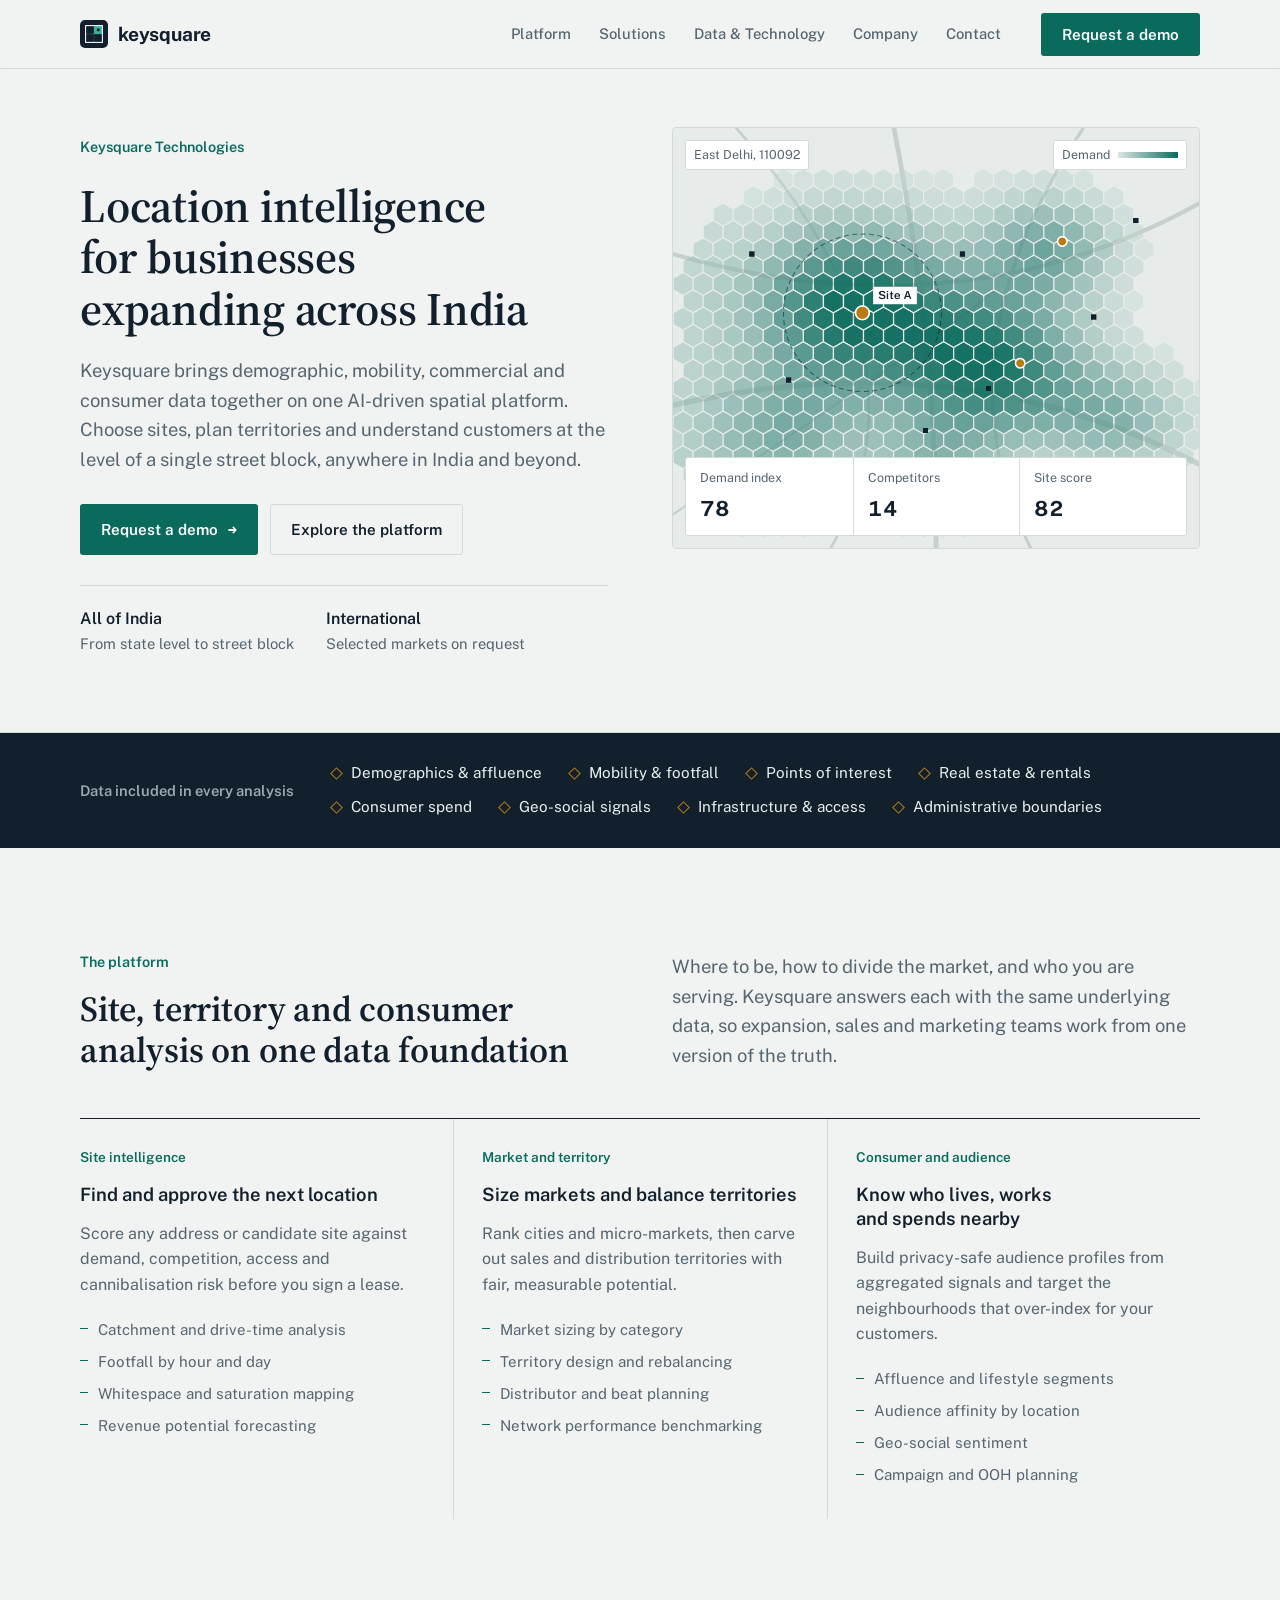
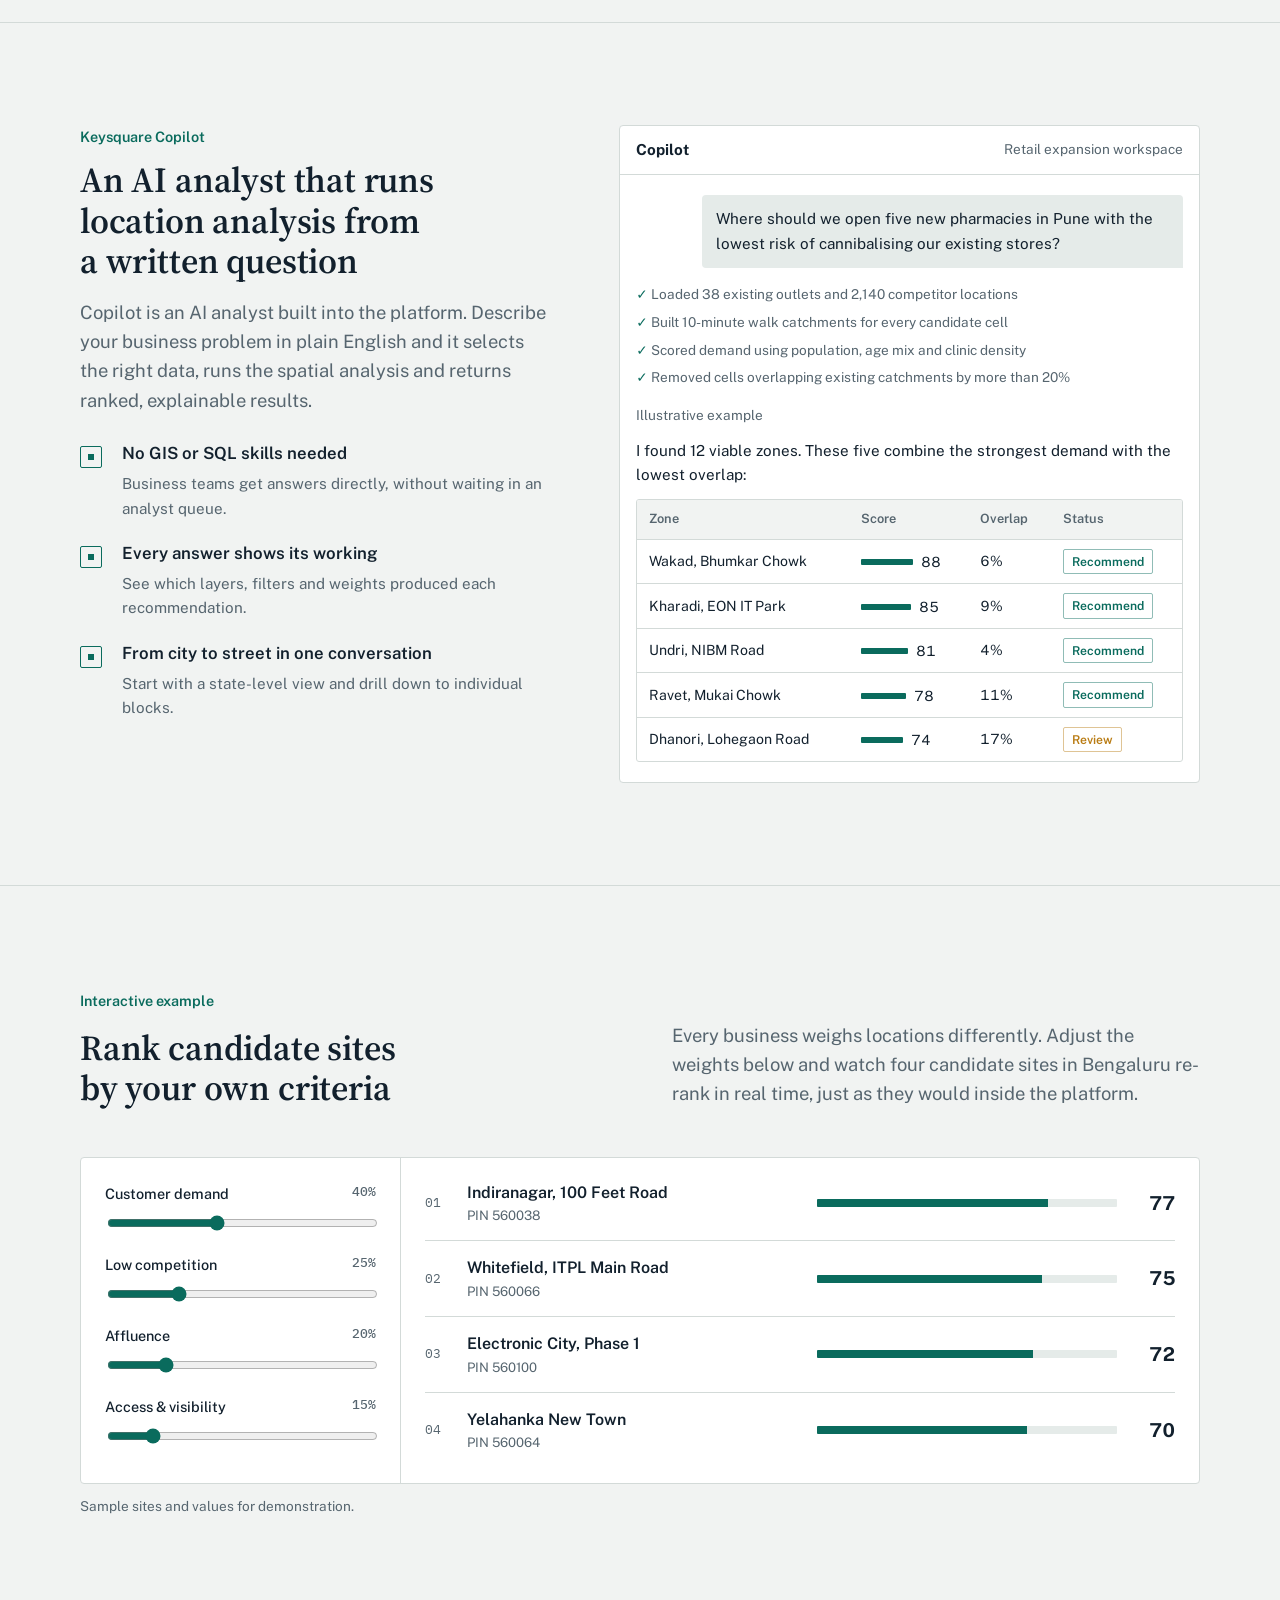
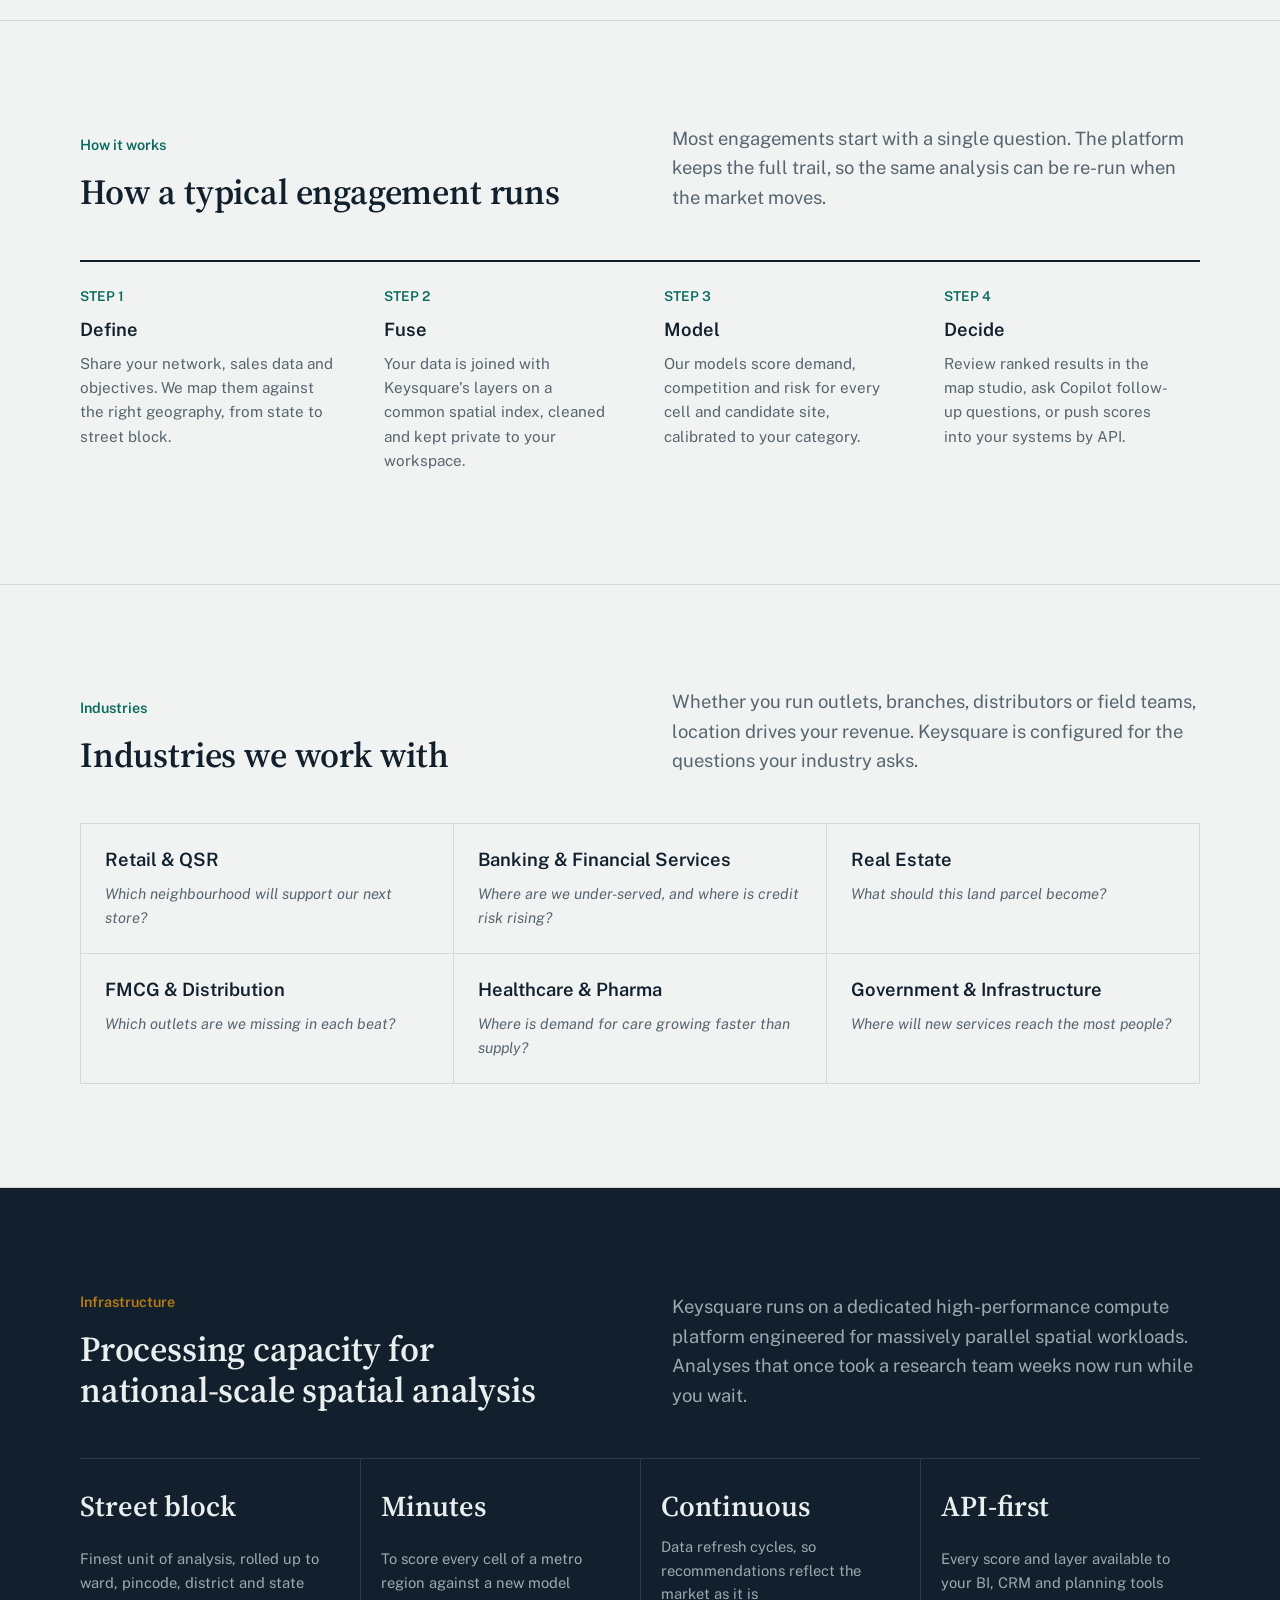
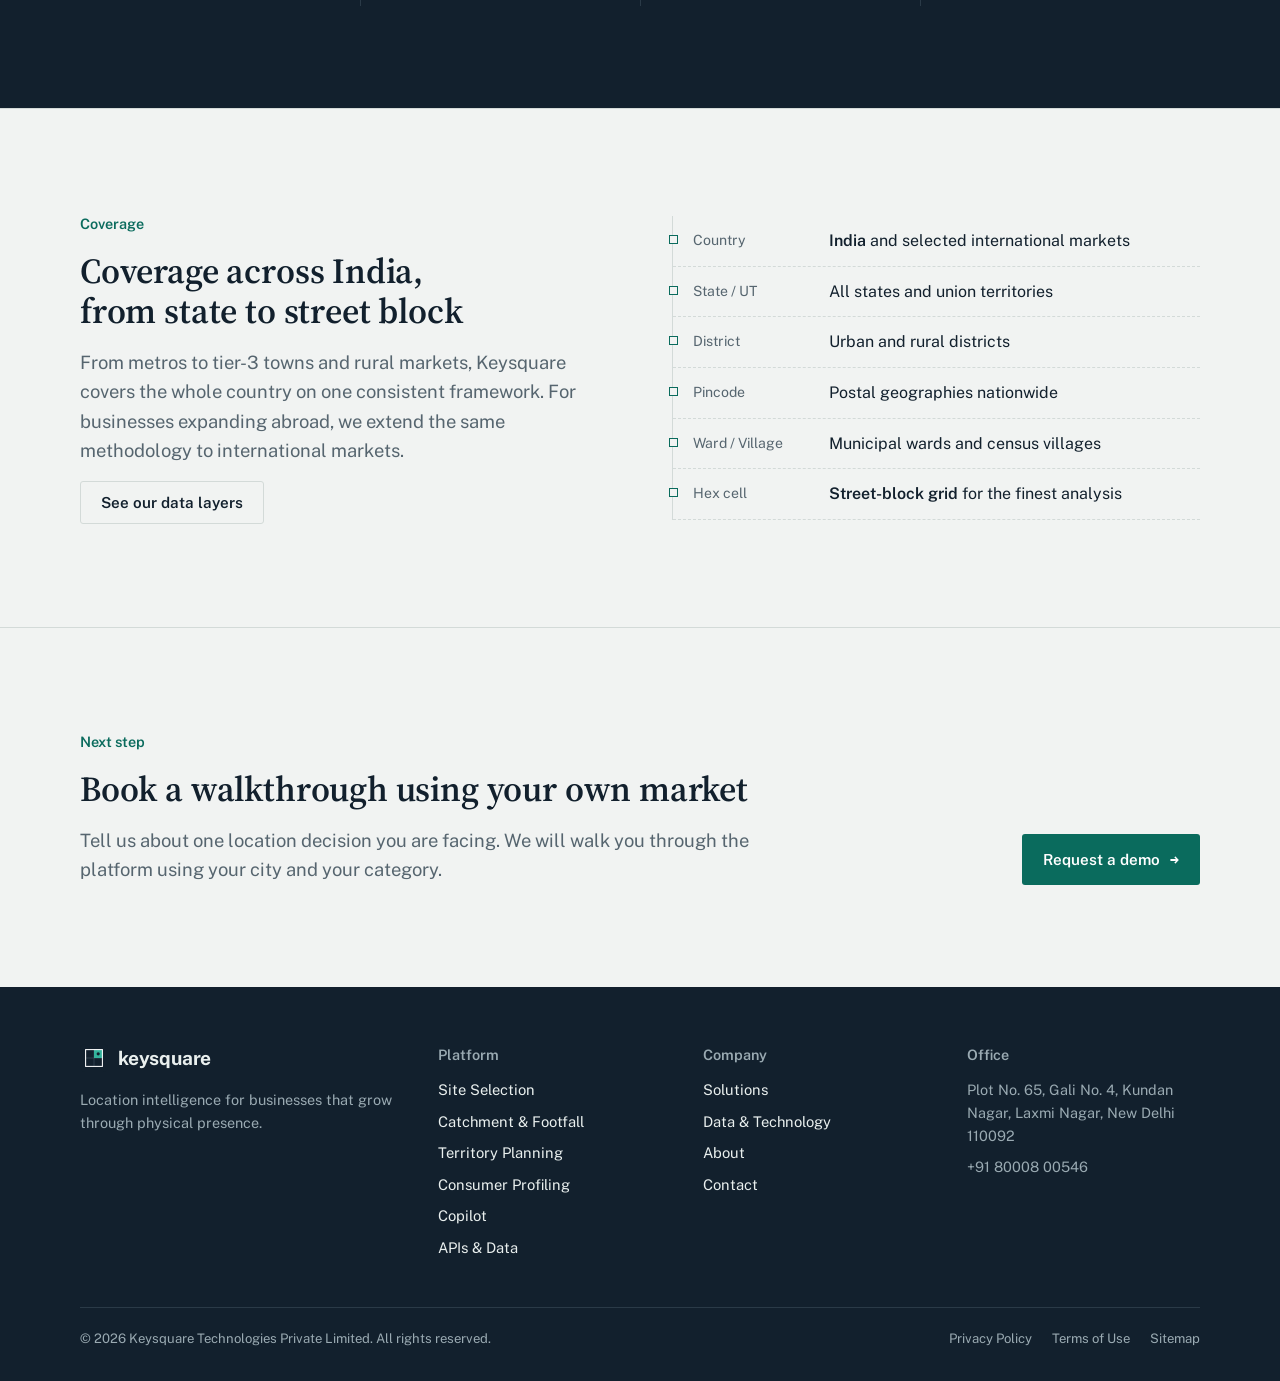
<file: index.html>
<!doctype html>
<html lang="en-IN">
<head>
<meta charset="utf-8">
<meta name="viewport" content="width=device-width, initial-scale=1, viewport-fit=cover">
<title>Keysquare | Location Intelligence Platform for India</title>
<meta name="description" content="Keysquare is a location intelligence platform for site selection, market and territory planning, and consumer insight across India and international markets.">
<link rel="canonical" href="https://keysquare.co/">
<meta name="theme-color" content="#F1F3F2" media="(prefers-color-scheme: light)">
<meta name="theme-color" content="#0D141A" media="(prefers-color-scheme: dark)">

<link rel="icon" href="/favicon.ico" sizes="48x48">
<link rel="icon" href="/favicon.svg" type="image/svg+xml">
<link rel="icon" href="/favicon-32x32.png" type="image/png" sizes="32x32">
<link rel="icon" href="/favicon-16x16.png" type="image/png" sizes="16x16">
<link rel="apple-touch-icon" href="/apple-touch-icon.png">
<link rel="manifest" href="/site.webmanifest">

<meta property="og:type" content="website">
<meta property="og:site_name" content="Keysquare">
<meta property="og:title" content="Keysquare | Location Intelligence Platform for India">
<meta property="og:description" content="Keysquare is a location intelligence platform for site selection, market and territory planning, and consumer insight across India and international markets.">
<meta property="og:url" content="https://keysquare.co/">
<meta property="og:image" content="https://keysquare.co/assets/img/og-image.png">
<meta property="og:image:width" content="1200">
<meta property="og:image:height" content="630">
<meta property="og:locale" content="en_IN">
<meta name="twitter:card" content="summary_large_image">
<meta name="twitter:title" content="Keysquare | Location Intelligence Platform for India">
<meta name="twitter:description" content="Keysquare is a location intelligence platform for site selection, market and territory planning, and consumer insight across India and international markets.">
<meta name="twitter:image" content="https://keysquare.co/assets/img/og-image.png">

<link rel="preconnect" href="https://fonts.googleapis.com">
<link rel="preconnect" href="https://fonts.gstatic.com" crossorigin>
<link rel="stylesheet" href="https://fonts.googleapis.com/css2?family=IBM+Plex+Mono:wght@400;500&family=Public+Sans:wght@400;500;600;700&family=Source+Serif+4:opsz,wght@8..60,400..700&display=swap">
<link rel="stylesheet" href="/assets/css/style.css">
<script type="application/ld+json">
{"@context":"https://schema.org","@type":"Organization","name":"Keysquare Technologies Private Limited","alternateName":"Keysquare","url":"https://keysquare.co/","logo":"https://keysquare.co/android-chrome-512x512.png","telephone":"+91-8000800546","founder":{"@type":"Person","name":"Kaushal Kishore"},"address":{"@type":"PostalAddress","streetAddress":"Plot No. 65, Gali No. 4, Kundan Nagar, Laxmi Nagar","addressLocality":"New Delhi","addressRegion":"Delhi","postalCode":"110092","addressCountry":"IN"}}
</script>
</head>
<body>
<a class="skip" href="#main">Skip to content</a>
<header class="top" id="top">
  <div class="wrap">
    <a class="brand" href="/" aria-label="Keysquare home"><img src="/favicon.svg" alt="" width="28" height="28">keysquare</a>
    <nav class="nav" aria-label="Primary">
      <a href="/platform.html">Platform</a>
      <a href="/solutions.html">Solutions</a>
      <a href="/technology.html">Data &amp; Technology</a>
      <a href="/about.html">Company</a>
      <a href="/contact.html">Contact</a>
    </nav>
    <a class="btn btn-primary" href="/contact.html">Request a demo</a>
    <button class="menu-btn" id="menuBtn" type="button" aria-expanded="false" aria-controls="top">Menu</button>
  </div>
</header>

<main id="main">
<section class="hero">
    <div class="wrap hero-grid">
      <div class="hero-copy">
        <div class="eyebrow">Keysquare Technologies</div>
        <h1>Location intelligence for businesses expanding across India</h1>
        <p class="lede">Keysquare brings demographic, mobility, commercial and consumer data together on one AI-driven spatial platform. Choose sites, plan territories and understand customers at the level of a single street block, anywhere in India and beyond.</p>
        <div class="hero-ctas">
          <a class="btn btn-primary" href="/contact.html">Request a demo <span class="arr">→</span></a>
          <a class="btn btn-ghost" href="/platform.html">Explore the platform</a>
        </div>
        <div class="hero-meta">
          <span><b>All of India</b>From state level to street block</span>
          <span><b>International</b>Selected markets on request</span>
        </div>
      </div>
      <div class="mapcard" aria-label="Illustrative demand map with candidate sites">
        <canvas id="heroMap" width="1000" height="800"></canvas>
        <div class="map-tag"><span>East Delhi, 110092</span><span class="legend">Demand <i></i></span></div>
        <div class="map-hud">
          <div><span class="k">Demand index</span><span class="v" id="hudA">78</span></div>
          <div><span class="k">Competitors</span><span class="v" id="hudB">14</span></div>
          <div><span class="k">Site score</span><span class="v" id="hudC">82</span></div>
        </div>
      </div>
    </div>
  </section>

  <div class="layers">
    <div class="wrap">
      <div class="lbl">Data included in every analysis</div>
      <ul>
        <li>Demographics &amp; affluence</li>
        <li>Mobility &amp; footfall</li>
        <li>Points of interest</li>
        <li>Real estate &amp; rentals</li>
        <li>Consumer spend</li>
        <li>Geo-social signals</li>
        <li>Infrastructure &amp; access</li>
        <li>Administrative boundaries</li>
      </ul>
    </div>
  </div>

  <section class="blk">
    <div class="wrap">
      <div class="sec-head">
        <div><div class="eyebrow">The platform</div><h2>Site, territory and consumer analysis on one data foundation</h2></div>
        <p class="lede">Where to be, how to divide the market, and who you are serving. Keysquare answers each with the same underlying data, so expansion, sales and marketing teams work from one version of the truth.</p>
      </div>
      <div class="modules">
        <div class="module">
          <span class="code">Site intelligence</span>
          <h3>Find and approve the next location</h3>
          <p class="muted">Score any address or candidate site against demand, competition, access and cannibalisation risk before you sign a lease.</p>
          <ul><li>Catchment and drive-time analysis</li><li>Footfall by hour and day</li><li>Whitespace and saturation mapping</li><li>Revenue potential forecasting</li></ul>
        </div>
        <div class="module">
          <span class="code">Market and territory</span>
          <h3>Size markets and balance territories</h3>
          <p class="muted">Rank cities and micro-markets, then carve out sales and distribution territories with fair, measurable potential.</p>
          <ul><li>Market sizing by category</li><li>Territory design and rebalancing</li><li>Distributor and beat planning</li><li>Network performance benchmarking</li></ul>
        </div>
        <div class="module">
          <span class="code">Consumer and audience</span>
          <h3>Know who lives, works and spends nearby</h3>
          <p class="muted">Build privacy-safe audience profiles from aggregated signals and target the neighbourhoods that over-index for your customers.</p>
          <ul><li>Affluence and lifestyle segments</li><li>Audience affinity by location</li><li>Geo-social sentiment</li><li>Campaign and OOH planning</li></ul>
        </div>
      </div>
    </div>
  </section>

  <section class="blk">
    <div class="wrap copilot">
      <div>
        <div class="eyebrow">Keysquare Copilot</div>
        <h2 style="margin-top:12px">An AI analyst that runs location analysis from a written question</h2>
        <p class="lede" style="margin-top:16px">Copilot is an AI analyst built into the platform. Describe your business problem in plain English and it selects the right data, runs the spatial analysis and returns ranked, explainable results.</p>
        <div class="points">
          <div><span class="ic"></span><h4>No GIS or SQL skills needed</h4><p>Business teams get answers directly, without waiting in an analyst queue.</p></div>
          <div><span class="ic"></span><h4>Every answer shows its working</h4><p>See which layers, filters and weights produced each recommendation.</p></div>
          <div><span class="ic"></span><h4>From city to street in one conversation</h4><p>Start with a state-level view and drill down to individual blocks.</p></div>
        </div>
      </div>
      <div class="chat" aria-label="Example Copilot conversation">
        <div class="chat-bar"><b style="font-size:.95rem">Copilot</b><span class="muted" style="font-size:.85rem">Retail expansion workspace</span></div>
        <div class="chat-body">
          <div class="q">Where should we open five new pharmacies in Pune with the lowest risk of cannibalising our existing stores?</div>
          <div class="steps">
            <span>Loaded 38 existing outlets and 2,140 competitor locations</span>
            <span>Built 10-minute walk catchments for every candidate cell</span>
            <span>Scored demand using population, age mix and clinic density</span>
            <span>Removed cells overlapping existing catchments by more than 20%</span>
          </div>
          <div class="ans">
            <p class="note" style="margin:0">Illustrative example</p>
            <p>I found 12 viable zones. These five combine the strongest demand with the lowest overlap:</p>
            <div class="tbl-wrap">
              <table>
                <thead><tr><th>Zone</th><th>Score</th><th>Overlap</th><th>Status</th></tr></thead>
                <tbody>
                  <tr><td>Wakad, Bhumkar Chowk</td><td><span class="score"><i style="width:52px"></i>88</span></td><td>6%</td><td><span class="pill go">Recommend</span></td></tr>
                  <tr><td>Kharadi, EON IT Park</td><td><span class="score"><i style="width:50px"></i>85</span></td><td>9%</td><td><span class="pill go">Recommend</span></td></tr>
                  <tr><td>Undri, NIBM Road</td><td><span class="score"><i style="width:47px"></i>81</span></td><td>4%</td><td><span class="pill go">Recommend</span></td></tr>
                  <tr><td>Ravet, Mukai Chowk</td><td><span class="score"><i style="width:45px"></i>78</span></td><td>11%</td><td><span class="pill go">Recommend</span></td></tr>
                  <tr><td>Dhanori, Lohegaon Road</td><td><span class="score"><i style="width:42px"></i>74</span></td><td>17%</td><td><span class="pill wait">Review</span></td></tr>
                </tbody>
              </table>
            </div>
          </div>
        </div>
      </div>
    </div>
  </section>

  <section class="blk">
    <div class="wrap">
      <div class="sec-head">
        <div><div class="eyebrow">Interactive example</div><h2>Rank candidate sites by your own criteria</h2></div>
        <p class="lede">Every business weighs locations differently. Adjust the weights below and watch four candidate sites in Bengaluru re-rank in real time, just as they would inside the platform.</p>
      </div>
      <div class="scorer">
        <div class="weights" id="weights">
          <label for="w-demand"><span class="row">Customer demand <output id="o-demand">40%</output></span><input type="range" id="w-demand" min="0" max="100" value="40"></label>
          <label for="w-comp"><span class="row">Low competition <output id="o-comp">25%</output></span><input type="range" id="w-comp" min="0" max="100" value="25"></label>
          <label for="w-afford"><span class="row">Affluence <output id="o-afford">20%</output></span><input type="range" id="w-afford" min="0" max="100" value="20"></label>
          <label for="w-access"><span class="row">Access &amp; visibility <output id="o-access">15%</output></span><input type="range" id="w-access" min="0" max="100" value="15"></label>
        </div>
        <div class="ranks" id="ranks" aria-live="polite"></div>
      </div>
      <p class="note">Sample sites and values for demonstration.</p>
    </div>
  </section>

  <section class="blk">
    <div class="wrap">
      <div class="sec-head">
        <div><div class="eyebrow">How it works</div><h2>How a typical engagement runs</h2></div>
        <p class="lede">Most engagements start with a single question. The platform keeps the full trail, so the same analysis can be re-run when the market moves.</p>
      </div>
      <div class="process">
        <div><span class="st">STEP 1</span><h3>Define</h3><p>Share your network, sales data and objectives. We map them against the right geography, from state to street block.</p></div>
        <div><span class="st">STEP 2</span><h3>Fuse</h3><p>Your data is joined with Keysquare's layers on a common spatial index, cleaned and kept private to your workspace.</p></div>
        <div><span class="st">STEP 3</span><h3>Model</h3><p>Our models score demand, competition and risk for every cell and candidate site, calibrated to your category.</p></div>
        <div><span class="st">STEP 4</span><h3>Decide</h3><p>Review ranked results in the map studio, ask Copilot follow-up questions, or push scores into your systems by API.</p></div>
      </div>
    </div>
  </section>

  <section class="blk">
    <div class="wrap">
      <div class="sec-head">
        <div><div class="eyebrow">Industries</div><h2>Industries we work with</h2></div>
        <p class="lede">Whether you run outlets, branches, distributors or field teams, location drives your revenue. Keysquare is configured for the questions your industry asks.</p>
      </div>
      <div class="inds">
        <a class="ind" href="/solutions.html#s-retail" style="text-decoration:none"><h3>Retail &amp; QSR</h3><p class="q2">Which neighbourhood will support our next store?</p></a>
        <a class="ind" href="/solutions.html#s-bfsi" style="text-decoration:none"><h3>Banking &amp; Financial Services</h3><p class="q2">Where are we under-served, and where is credit risk rising?</p></a>
        <a class="ind" href="/solutions.html#s-re" style="text-decoration:none"><h3>Real Estate</h3><p class="q2">What should this land parcel become?</p></a>
        <a class="ind" href="/solutions.html#s-fmcg" style="text-decoration:none"><h3>FMCG &amp; Distribution</h3><p class="q2">Which outlets are we missing in each beat?</p></a>
        <a class="ind" href="/solutions.html#s-health" style="text-decoration:none"><h3>Healthcare &amp; Pharma</h3><p class="q2">Where is demand for care growing faster than supply?</p></a>
        <a class="ind" href="/solutions.html#s-gov" style="text-decoration:none"><h3>Government &amp; Infrastructure</h3><p class="q2">Where will new services reach the most people?</p></a>
      </div>
    </div>
  </section>

  <section class="blk band">
    <div class="wrap">
      <div class="sec-head">
        <div><div class="eyebrow">Infrastructure</div><h2>Processing capacity for national-scale spatial analysis</h2></div>
        <p class="lede">Keysquare runs on a dedicated high-performance compute platform engineered for massively parallel spatial workloads. Analyses that once took a research team weeks now run while you wait.</p>
      </div>
      <div class="stats">
        <div><span class="big">Street block</span><p>Finest unit of analysis, rolled up to ward, pincode, district and state</p></div>
        <div><span class="big">Minutes</span><p>To score every cell of a metro region against a new model</p></div>
        <div><span class="big">Continuous</span><p>Data refresh cycles, so recommendations reflect the market as it is</p></div>
        <div><span class="big">API-first</span><p>Every score and layer available to your BI, CRM and planning tools</p></div>
      </div>
    </div>
  </section>

  <section class="blk">
    <div class="wrap cover">
      <div style="display:grid;gap:16px">
        <div class="eyebrow">Coverage</div>
        <h2>Coverage across India, from state to street block</h2>
        <p class="lede">From metros to tier-3 towns and rural markets, Keysquare covers the whole country on one consistent framework. For businesses expanding abroad, we extend the same methodology to international markets.</p>
        <div><a class="btn btn-ghost" href="/technology.html">See our data layers</a></div>
      </div>
      <div class="hier" aria-label="Geographic hierarchy">
        <div><span class="lv">Country</span><span><b>India</b> and selected international markets</span></div>
        <div><span class="lv">State / UT</span><span>All states and union territories</span></div>
        <div><span class="lv">District</span><span>Urban and rural districts</span></div>
        <div><span class="lv">Pincode</span><span>Postal geographies nationwide</span></div>
        <div><span class="lv">Ward / Village</span><span>Municipal wards and census villages</span></div>
        <div><span class="lv">Hex cell</span><span><b>Street-block grid</b> for the finest analysis</span></div>
      </div>
    </div>
  </section>

  <section class="blk" style="border-bottom:0">
    <div class="wrap cta">
      <div style="display:grid;gap:16px"><div class="eyebrow">Next step</div><h2>Book a walkthrough using your own market</h2><p class="lede">Tell us about one location decision you are facing. We will walk you through the platform using your city and your category.</p></div>
      <a class="btn btn-primary" href="/contact.html">Request a demo <span class="arr">→</span></a>
    </div>
  </section>
</main>

<footer>
  <div class="wrap">
    <div class="foot">
      <div style="display:grid;gap:14px;align-content:start">
        <a class="brand" href="/"><img src="/favicon.svg" alt="" width="28" height="28">keysquare</a>
        <p>Location intelligence for businesses that grow through physical presence.</p>
      </div>
      <div><h5>Platform</h5><ul><li><a href="/platform.html#p-site">Site Selection</a></li><li><a href="/platform.html#p-catch">Catchment &amp; Footfall</a></li><li><a href="/platform.html#p-terr">Territory Planning</a></li><li><a href="/platform.html#p-cons">Consumer Profiling</a></li><li><a href="/platform.html#p-ai">Copilot</a></li><li><a href="/platform.html#p-api">APIs &amp; Data</a></li></ul></div>
      <div><h5>Company</h5><ul><li><a href="/solutions.html">Solutions</a></li><li><a href="/technology.html">Data &amp; Technology</a></li><li><a href="/about.html">About</a></li><li><a href="/contact.html">Contact</a></li></ul></div>
      <div><h5>Office</h5><p>Plot No. 65, Gali No. 4, Kundan Nagar, Laxmi Nagar, New Delhi 110092</p><p style="margin-top:8px">+91 80008 00546</p></div>
    </div>
    <div class="legal"><span>© <span id="year">2026</span> Keysquare Technologies Private Limited. All rights reserved.</span><span class="legal-links"><a href="/privacy-policy.html">Privacy Policy</a><a href="/terms-of-use.html">Terms of Use</a><a href="/sitemap.xml">Sitemap</a></span></div>
  </div>
</footer>
<script src="/assets/js/main.js" defer></script>
</body>
</html>
</file>
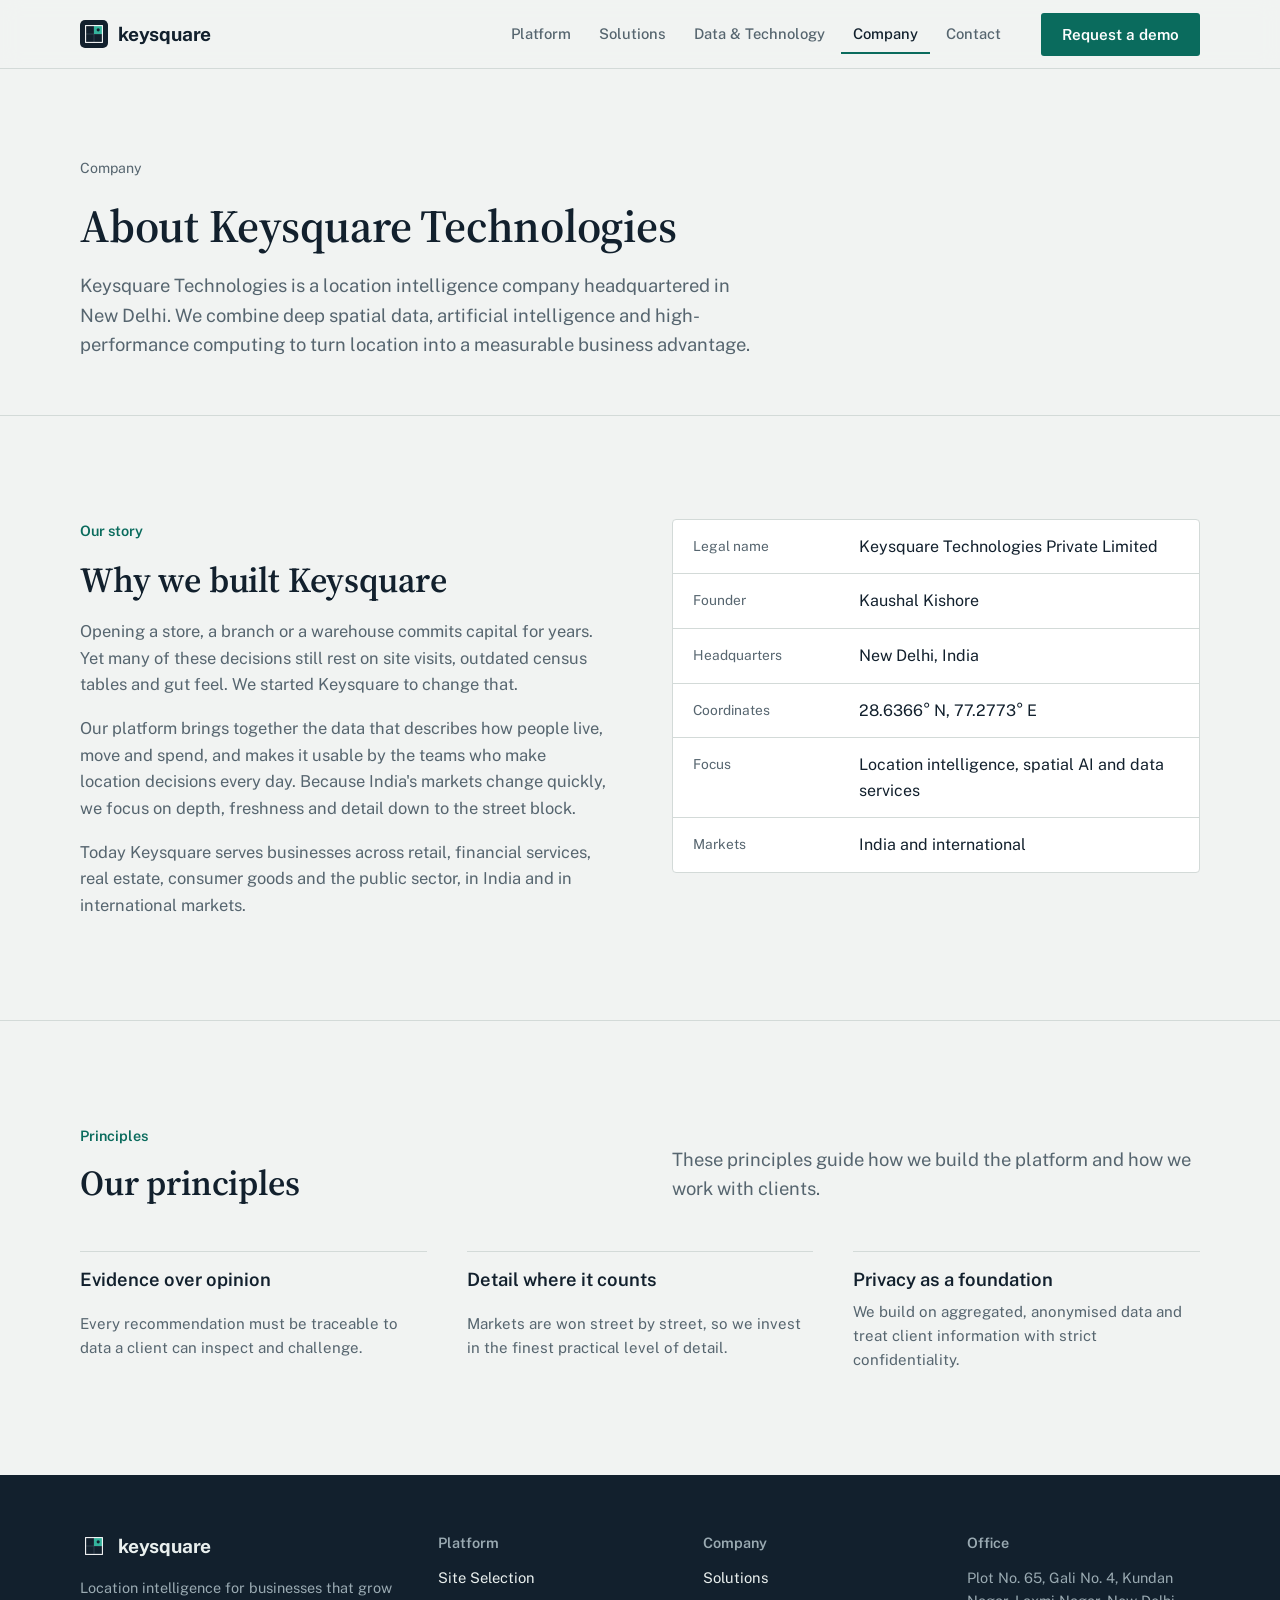
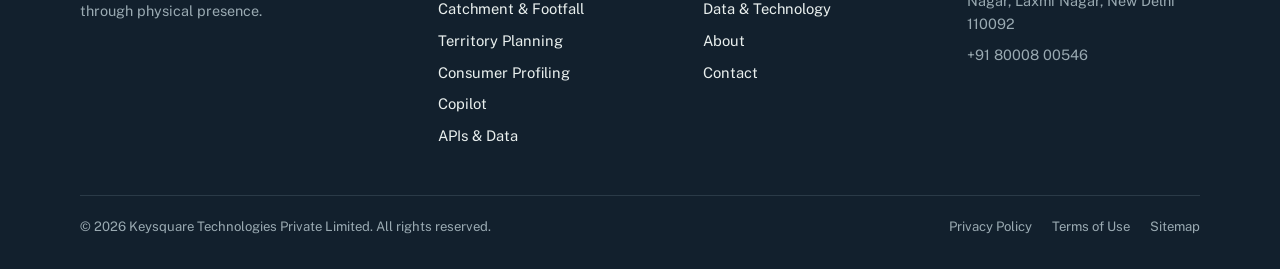
<file: about.html>
<!doctype html>
<html lang="en-IN">
<head>
<meta charset="utf-8">
<meta name="viewport" content="width=device-width, initial-scale=1, viewport-fit=cover">
<title>About Keysquare Technologies</title>
<meta name="description" content="Keysquare Technologies Private Limited is a New Delhi location intelligence company combining spatial data, AI and high-performance computing.">
<link rel="canonical" href="https://keysquare.co/about.html">
<meta name="theme-color" content="#F1F3F2" media="(prefers-color-scheme: light)">
<meta name="theme-color" content="#0D141A" media="(prefers-color-scheme: dark)">

<link rel="icon" href="/favicon.ico" sizes="48x48">
<link rel="icon" href="/favicon.svg" type="image/svg+xml">
<link rel="icon" href="/favicon-32x32.png" type="image/png" sizes="32x32">
<link rel="icon" href="/favicon-16x16.png" type="image/png" sizes="16x16">
<link rel="apple-touch-icon" href="/apple-touch-icon.png">
<link rel="manifest" href="/site.webmanifest">

<meta property="og:type" content="website">
<meta property="og:site_name" content="Keysquare">
<meta property="og:title" content="About Keysquare Technologies">
<meta property="og:description" content="Keysquare Technologies Private Limited is a New Delhi location intelligence company combining spatial data, AI and high-performance computing.">
<meta property="og:url" content="https://keysquare.co/about.html">
<meta property="og:image" content="https://keysquare.co/assets/img/og-image.png">
<meta property="og:image:width" content="1200">
<meta property="og:image:height" content="630">
<meta property="og:locale" content="en_IN">
<meta name="twitter:card" content="summary_large_image">
<meta name="twitter:title" content="About Keysquare Technologies">
<meta name="twitter:description" content="Keysquare Technologies Private Limited is a New Delhi location intelligence company combining spatial data, AI and high-performance computing.">
<meta name="twitter:image" content="https://keysquare.co/assets/img/og-image.png">

<link rel="preconnect" href="https://fonts.googleapis.com">
<link rel="preconnect" href="https://fonts.gstatic.com" crossorigin>
<link rel="stylesheet" href="https://fonts.googleapis.com/css2?family=IBM+Plex+Mono:wght@400;500&family=Public+Sans:wght@400;500;600;700&family=Source+Serif+4:opsz,wght@8..60,400..700&display=swap">
<link rel="stylesheet" href="/assets/css/style.css">
<script type="application/ld+json">
{"@context":"https://schema.org","@type":"Organization","name":"Keysquare Technologies Private Limited","alternateName":"Keysquare","url":"https://keysquare.co/","logo":"https://keysquare.co/android-chrome-512x512.png","telephone":"+91-8000800546","founder":{"@type":"Person","name":"Kaushal Kishore"},"address":{"@type":"PostalAddress","streetAddress":"Plot No. 65, Gali No. 4, Kundan Nagar, Laxmi Nagar","addressLocality":"New Delhi","addressRegion":"Delhi","postalCode":"110092","addressCountry":"IN"}}
</script>
</head>
<body>
<a class="skip" href="#main">Skip to content</a>
<header class="top" id="top">
  <div class="wrap">
    <a class="brand" href="/" aria-label="Keysquare home"><img src="/favicon.svg" alt="" width="28" height="28">keysquare</a>
    <nav class="nav" aria-label="Primary">
      <a href="/platform.html">Platform</a>
      <a href="/solutions.html">Solutions</a>
      <a href="/technology.html">Data &amp; Technology</a>
      <a href="/about.html" aria-current="page">Company</a>
      <a href="/contact.html">Contact</a>
    </nav>
    <a class="btn btn-primary" href="/contact.html">Request a demo</a>
    <button class="menu-btn" id="menuBtn" type="button" aria-expanded="false" aria-controls="top">Menu</button>
  </div>
</header>

<main id="main">
<section class="phead"><div class="wrap">
    <span class="crumb">Company</span>
    <h1>About Keysquare Technologies</h1>
    <p class="lede">Keysquare Technologies is a location intelligence company headquartered in New Delhi. We combine deep spatial data, artificial intelligence and high-performance computing to turn location into a measurable business advantage.</p>
  </div></section>
  <section class="blk"><div class="wrap about-grid">
    <div class="prose">
      <div class="eyebrow">Our story</div>
      <h2>Why we built Keysquare</h2>
      <p>Opening a store, a branch or a warehouse commits capital for years. Yet many of these decisions still rest on site visits, outdated census tables and gut feel. We started Keysquare to change that.</p>
      <p>Our platform brings together the data that describes how people live, move and spend, and makes it usable by the teams who make location decisions every day. Because India's markets change quickly, we focus on depth, freshness and detail down to the street block.</p>
      <p>Today Keysquare serves businesses across retail, financial services, real estate, consumer goods and the public sector, in India and in international markets.</p>
    </div>
    <div style="display:grid;gap:24px;align-content:start">
      <div class="factsheet" aria-label="Company facts">
        <div><span class="k">Legal name</span><span>Keysquare Technologies Private Limited</span></div>
        <div><span class="k">Founder</span><span>Kaushal Kishore</span></div>
        <div><span class="k">Headquarters</span><span>New Delhi, India</span></div>
        <div><span class="k">Coordinates</span><span>28.6366° N, 77.2773° E</span></div>
        <div><span class="k">Focus</span><span>Location intelligence, spatial AI and data services</span></div>
        <div><span class="k">Markets</span><span>India and international</span></div>
      </div>
    </div>
  </div></section>
  <section class="blk" style="border-bottom:0"><div class="wrap">
    <div class="sec-head">
      <div><div class="eyebrow">Principles</div><h2>Our principles</h2></div>
      <p class="lede">These principles guide how we build the platform and how we work with clients.</p>
    </div>
    <div class="trust">
      <div><h3>Evidence over opinion</h3><p>Every recommendation must be traceable to data a client can inspect and challenge.</p></div>
      <div><h3>Detail where it counts</h3><p>Markets are won street by street, so we invest in the finest practical level of detail.</p></div>
      <div><h3>Privacy as a foundation</h3><p>We build on aggregated, anonymised data and treat client information with strict confidentiality.</p></div>
    </div>
  </div></section>
</main>

<footer>
  <div class="wrap">
    <div class="foot">
      <div style="display:grid;gap:14px;align-content:start">
        <a class="brand" href="/"><img src="/favicon.svg" alt="" width="28" height="28">keysquare</a>
        <p>Location intelligence for businesses that grow through physical presence.</p>
      </div>
      <div><h5>Platform</h5><ul><li><a href="/platform.html#p-site">Site Selection</a></li><li><a href="/platform.html#p-catch">Catchment &amp; Footfall</a></li><li><a href="/platform.html#p-terr">Territory Planning</a></li><li><a href="/platform.html#p-cons">Consumer Profiling</a></li><li><a href="/platform.html#p-ai">Copilot</a></li><li><a href="/platform.html#p-api">APIs &amp; Data</a></li></ul></div>
      <div><h5>Company</h5><ul><li><a href="/solutions.html">Solutions</a></li><li><a href="/technology.html">Data &amp; Technology</a></li><li><a href="/about.html">About</a></li><li><a href="/contact.html">Contact</a></li></ul></div>
      <div><h5>Office</h5><p>Plot No. 65, Gali No. 4, Kundan Nagar, Laxmi Nagar, New Delhi 110092</p><p style="margin-top:8px">+91 80008 00546</p></div>
    </div>
    <div class="legal"><span>© <span id="year">2026</span> Keysquare Technologies Private Limited. All rights reserved.</span><span class="legal-links"><a href="/privacy-policy.html">Privacy Policy</a><a href="/terms-of-use.html">Terms of Use</a><a href="/sitemap.xml">Sitemap</a></span></div>
  </div>
</footer>
<script src="/assets/js/main.js" defer></script>
</body>
</html>
</file>
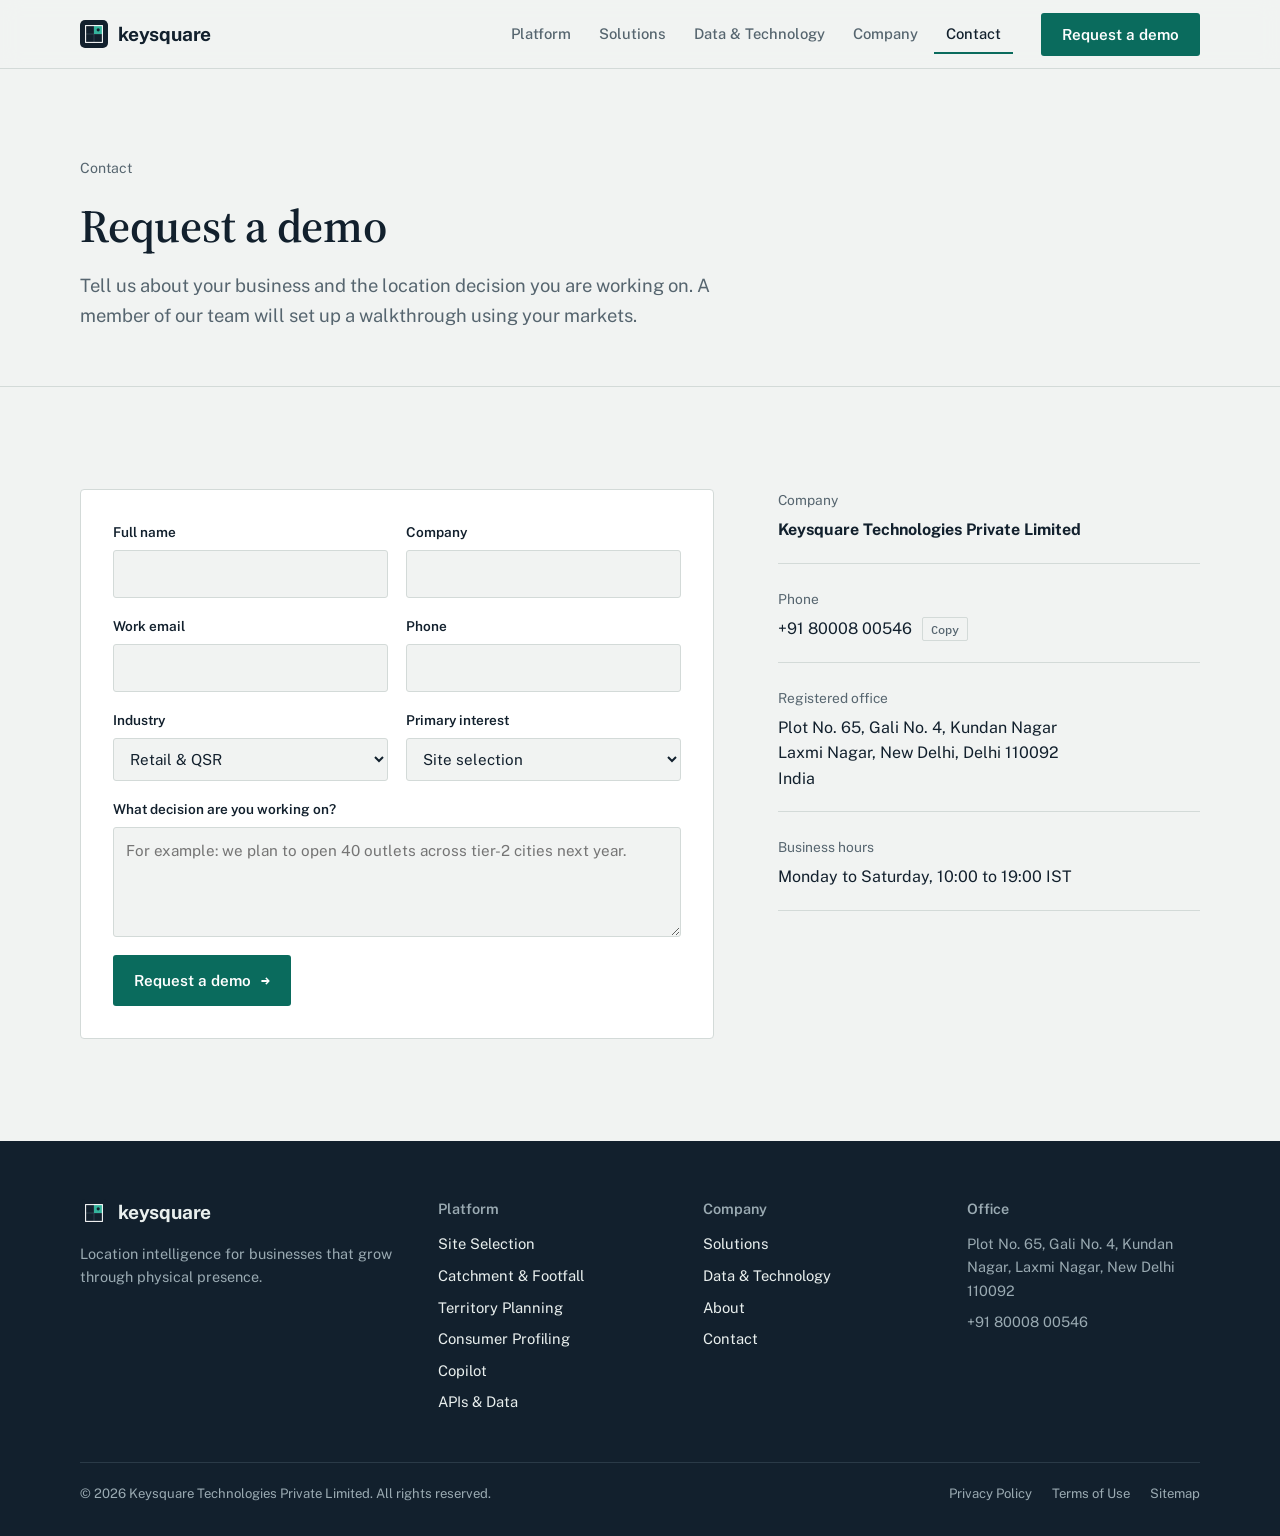
<file: contact.html>
<!doctype html>
<html lang="en-IN">
<head>
<meta charset="utf-8">
<meta name="viewport" content="width=device-width, initial-scale=1, viewport-fit=cover">
<title>Contact and Request a Demo | Keysquare</title>
<meta name="description" content="Request a demo of the Keysquare location intelligence platform. Call +91 80008 00546 or visit us in Laxmi Nagar, New Delhi.">
<link rel="canonical" href="https://keysquare.co/contact.html">
<meta name="theme-color" content="#F1F3F2" media="(prefers-color-scheme: light)">
<meta name="theme-color" content="#0D141A" media="(prefers-color-scheme: dark)">

<link rel="icon" href="/favicon.ico" sizes="48x48">
<link rel="icon" href="/favicon.svg" type="image/svg+xml">
<link rel="icon" href="/favicon-32x32.png" type="image/png" sizes="32x32">
<link rel="icon" href="/favicon-16x16.png" type="image/png" sizes="16x16">
<link rel="apple-touch-icon" href="/apple-touch-icon.png">
<link rel="manifest" href="/site.webmanifest">

<meta property="og:type" content="website">
<meta property="og:site_name" content="Keysquare">
<meta property="og:title" content="Contact and Request a Demo | Keysquare">
<meta property="og:description" content="Request a demo of the Keysquare location intelligence platform. Call +91 80008 00546 or visit us in Laxmi Nagar, New Delhi.">
<meta property="og:url" content="https://keysquare.co/contact.html">
<meta property="og:image" content="https://keysquare.co/assets/img/og-image.png">
<meta property="og:image:width" content="1200">
<meta property="og:image:height" content="630">
<meta property="og:locale" content="en_IN">
<meta name="twitter:card" content="summary_large_image">
<meta name="twitter:title" content="Contact and Request a Demo | Keysquare">
<meta name="twitter:description" content="Request a demo of the Keysquare location intelligence platform. Call +91 80008 00546 or visit us in Laxmi Nagar, New Delhi.">
<meta name="twitter:image" content="https://keysquare.co/assets/img/og-image.png">

<link rel="preconnect" href="https://fonts.googleapis.com">
<link rel="preconnect" href="https://fonts.gstatic.com" crossorigin>
<link rel="stylesheet" href="https://fonts.googleapis.com/css2?family=IBM+Plex+Mono:wght@400;500&family=Public+Sans:wght@400;500;600;700&family=Source+Serif+4:opsz,wght@8..60,400..700&display=swap">
<link rel="stylesheet" href="/assets/css/style.css">
<script type="application/ld+json">
{"@context":"https://schema.org","@type":"Organization","name":"Keysquare Technologies Private Limited","alternateName":"Keysquare","url":"https://keysquare.co/","logo":"https://keysquare.co/android-chrome-512x512.png","telephone":"+91-8000800546","founder":{"@type":"Person","name":"Kaushal Kishore"},"address":{"@type":"PostalAddress","streetAddress":"Plot No. 65, Gali No. 4, Kundan Nagar, Laxmi Nagar","addressLocality":"New Delhi","addressRegion":"Delhi","postalCode":"110092","addressCountry":"IN"}}
</script>
</head>
<body>
<a class="skip" href="#main">Skip to content</a>
<header class="top" id="top">
  <div class="wrap">
    <a class="brand" href="/" aria-label="Keysquare home"><img src="/favicon.svg" alt="" width="28" height="28">keysquare</a>
    <nav class="nav" aria-label="Primary">
      <a href="/platform.html">Platform</a>
      <a href="/solutions.html">Solutions</a>
      <a href="/technology.html">Data &amp; Technology</a>
      <a href="/about.html">Company</a>
      <a href="/contact.html" aria-current="page">Contact</a>
    </nav>
    <a class="btn btn-primary" href="/contact.html">Request a demo</a>
    <button class="menu-btn" id="menuBtn" type="button" aria-expanded="false" aria-controls="top">Menu</button>
  </div>
</header>

<main id="main">
<section class="phead"><div class="wrap">
    <span class="crumb">Contact</span>
    <h1>Request a demo</h1>
    <p class="lede">Tell us about your business and the location decision you are working on. A member of our team will set up a walkthrough using your markets.</p>
  </div></section>
  <section class="blk" style="border-bottom:0"><div class="wrap contact-grid">
    <form id="demoForm" method="post" novalidate>
      <div class="frow">
        <div class="field"><label for="f-name">Full name</label><input id="f-name" name="name" autocomplete="name" required></div>
        <div class="field"><label for="f-company">Company</label><input id="f-company" name="company" autocomplete="organization" required></div>
      </div>
      <div class="frow">
        <div class="field"><label for="f-email">Work email</label><input id="f-email" name="email" type="email" autocomplete="email" required></div>
        <div class="field"><label for="f-phone">Phone</label><input id="f-phone" name="phone" type="tel" autocomplete="tel"></div>
      </div>
      <div class="frow">
        <div class="field"><label for="f-ind">Industry</label>
          <select id="f-ind" name="industry"><option>Retail &amp; QSR</option><option>Banking, NBFC &amp; Insurance</option><option>Real Estate</option><option>FMCG &amp; Distribution</option><option>Telecom</option><option>Healthcare &amp; Pharma</option><option>Logistics &amp; Quick Commerce</option><option>Consulting &amp; Agencies</option><option>Government &amp; Public Sector</option><option>Other</option></select></div>
        <div class="field"><label for="f-int">Primary interest</label>
          <select id="f-int" name="interest"><option>Site selection</option><option>Market &amp; territory planning</option><option>Consumer profiling</option><option>Location risk scoring</option><option>APIs &amp; data services</option><option>Copilot AI analyst</option></select></div>
      </div>
      <div class="hp" aria-hidden="true"><label for="f-web">Website</label><input id="f-web" name="website" tabindex="-1" autocomplete="off"></div>
      <div class="field"><label for="f-msg">What decision are you working on?</label><textarea id="f-msg" name="message" placeholder="For example: we plan to open 40 outlets across tier-2 cities next year."></textarea></div>
      <div style="display:flex;flex-wrap:wrap;gap:16px;align-items:center">
        <button class="btn btn-primary" type="submit">Request a demo <span class="arr">→</span></button>
        <span class="formnote" id="formNote" hidden></span>
      </div>
    </form>
    <div class="addr">
      <div><span class="k">Company</span><b>Keysquare Technologies Private Limited</b></div>
      <div><span class="k">Phone</span><span><span id="phone">+91 80008 00546</span><button class="copy" type="button" data-copy="+918000800546" data-target="phone">Copy</button></span></div>
      <div><span class="k">Registered office</span><span>Plot No. 65, Gali No. 4, Kundan Nagar<br>Laxmi Nagar, New Delhi, Delhi 110092<br>India</span></div>
      <div><span class="k">Business hours</span><span>Monday to Saturday, 10:00 to 19:00 IST</span></div>
    </div>
  </div></section>
</main>

<footer>
  <div class="wrap">
    <div class="foot">
      <div style="display:grid;gap:14px;align-content:start">
        <a class="brand" href="/"><img src="/favicon.svg" alt="" width="28" height="28">keysquare</a>
        <p>Location intelligence for businesses that grow through physical presence.</p>
      </div>
      <div><h5>Platform</h5><ul><li><a href="/platform.html#p-site">Site Selection</a></li><li><a href="/platform.html#p-catch">Catchment &amp; Footfall</a></li><li><a href="/platform.html#p-terr">Territory Planning</a></li><li><a href="/platform.html#p-cons">Consumer Profiling</a></li><li><a href="/platform.html#p-ai">Copilot</a></li><li><a href="/platform.html#p-api">APIs &amp; Data</a></li></ul></div>
      <div><h5>Company</h5><ul><li><a href="/solutions.html">Solutions</a></li><li><a href="/technology.html">Data &amp; Technology</a></li><li><a href="/about.html">About</a></li><li><a href="/contact.html">Contact</a></li></ul></div>
      <div><h5>Office</h5><p>Plot No. 65, Gali No. 4, Kundan Nagar, Laxmi Nagar, New Delhi 110092</p><p style="margin-top:8px">+91 80008 00546</p></div>
    </div>
    <div class="legal"><span>© <span id="year">2026</span> Keysquare Technologies Private Limited. All rights reserved.</span><span class="legal-links"><a href="/privacy-policy.html">Privacy Policy</a><a href="/terms-of-use.html">Terms of Use</a><a href="/sitemap.xml">Sitemap</a></span></div>
  </div>
</footer>
<script src="/assets/js/main.js" defer></script>
</body>
</html>
</file>
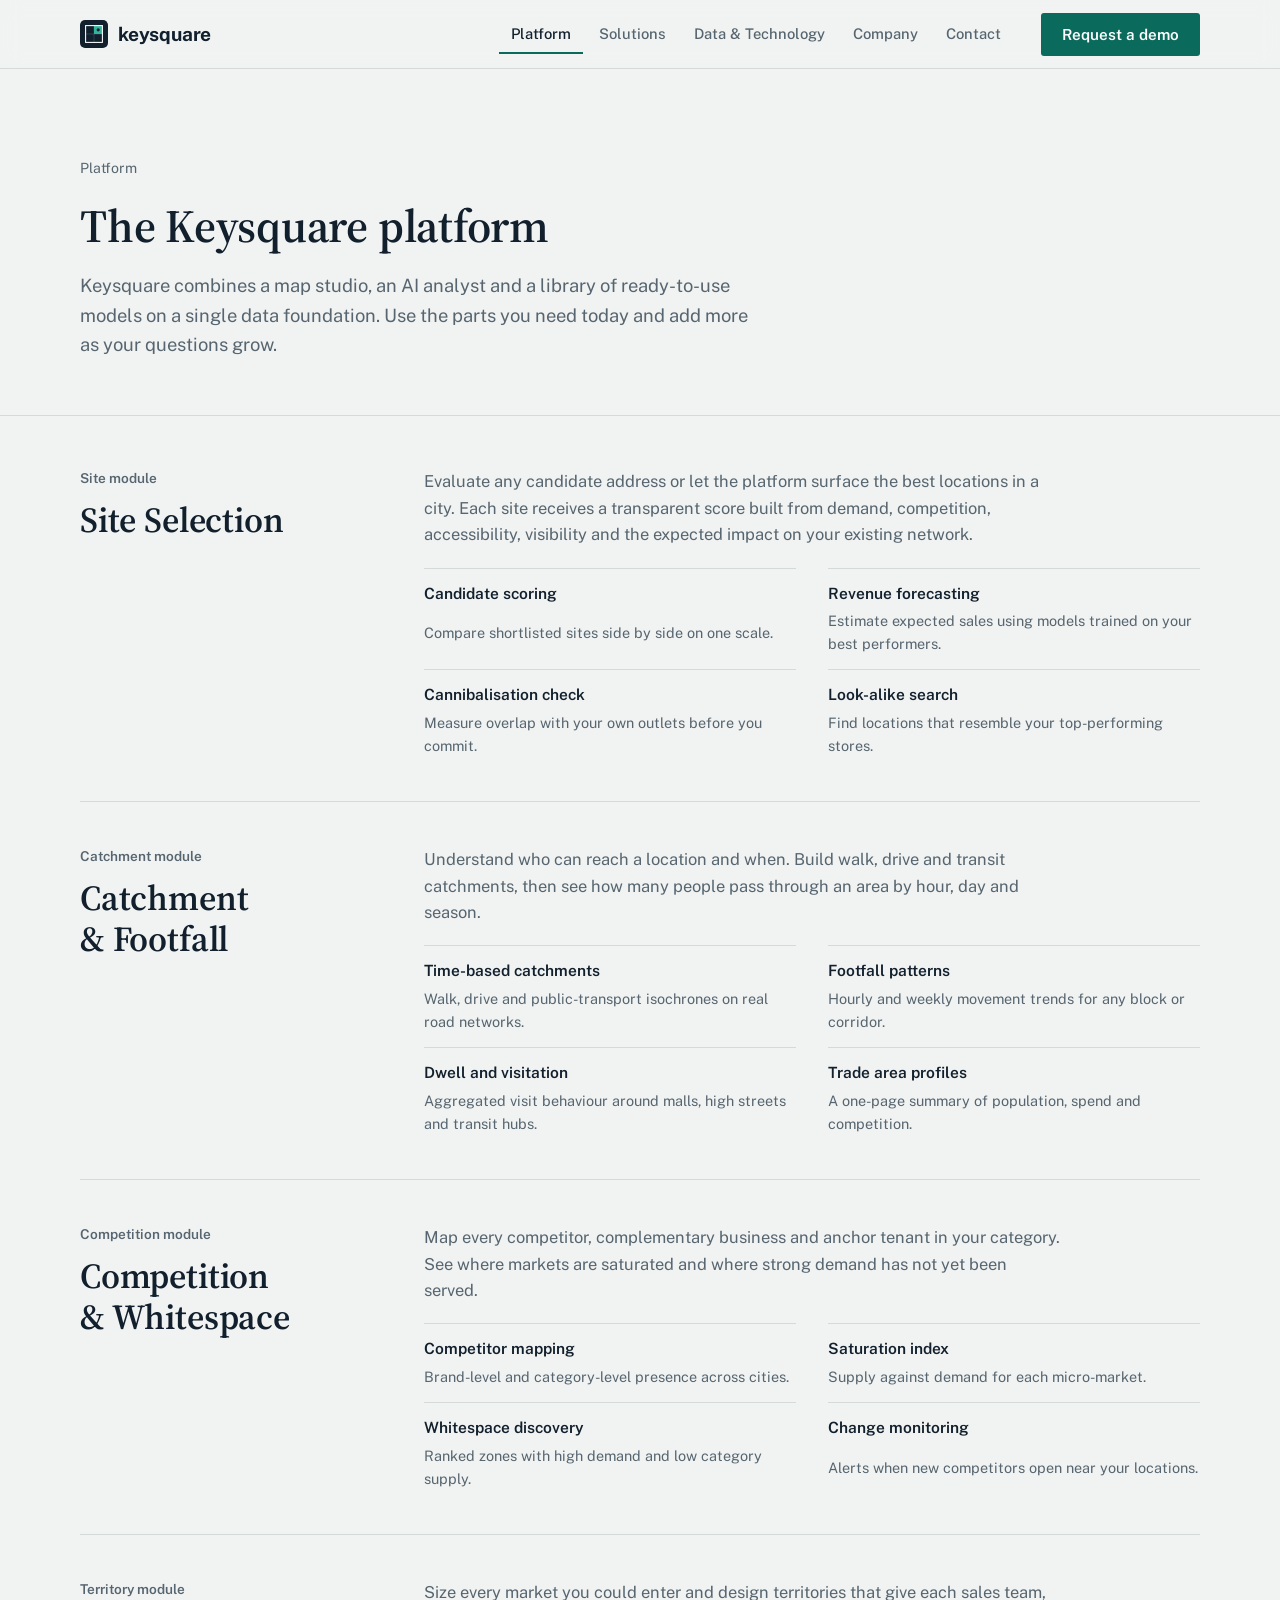
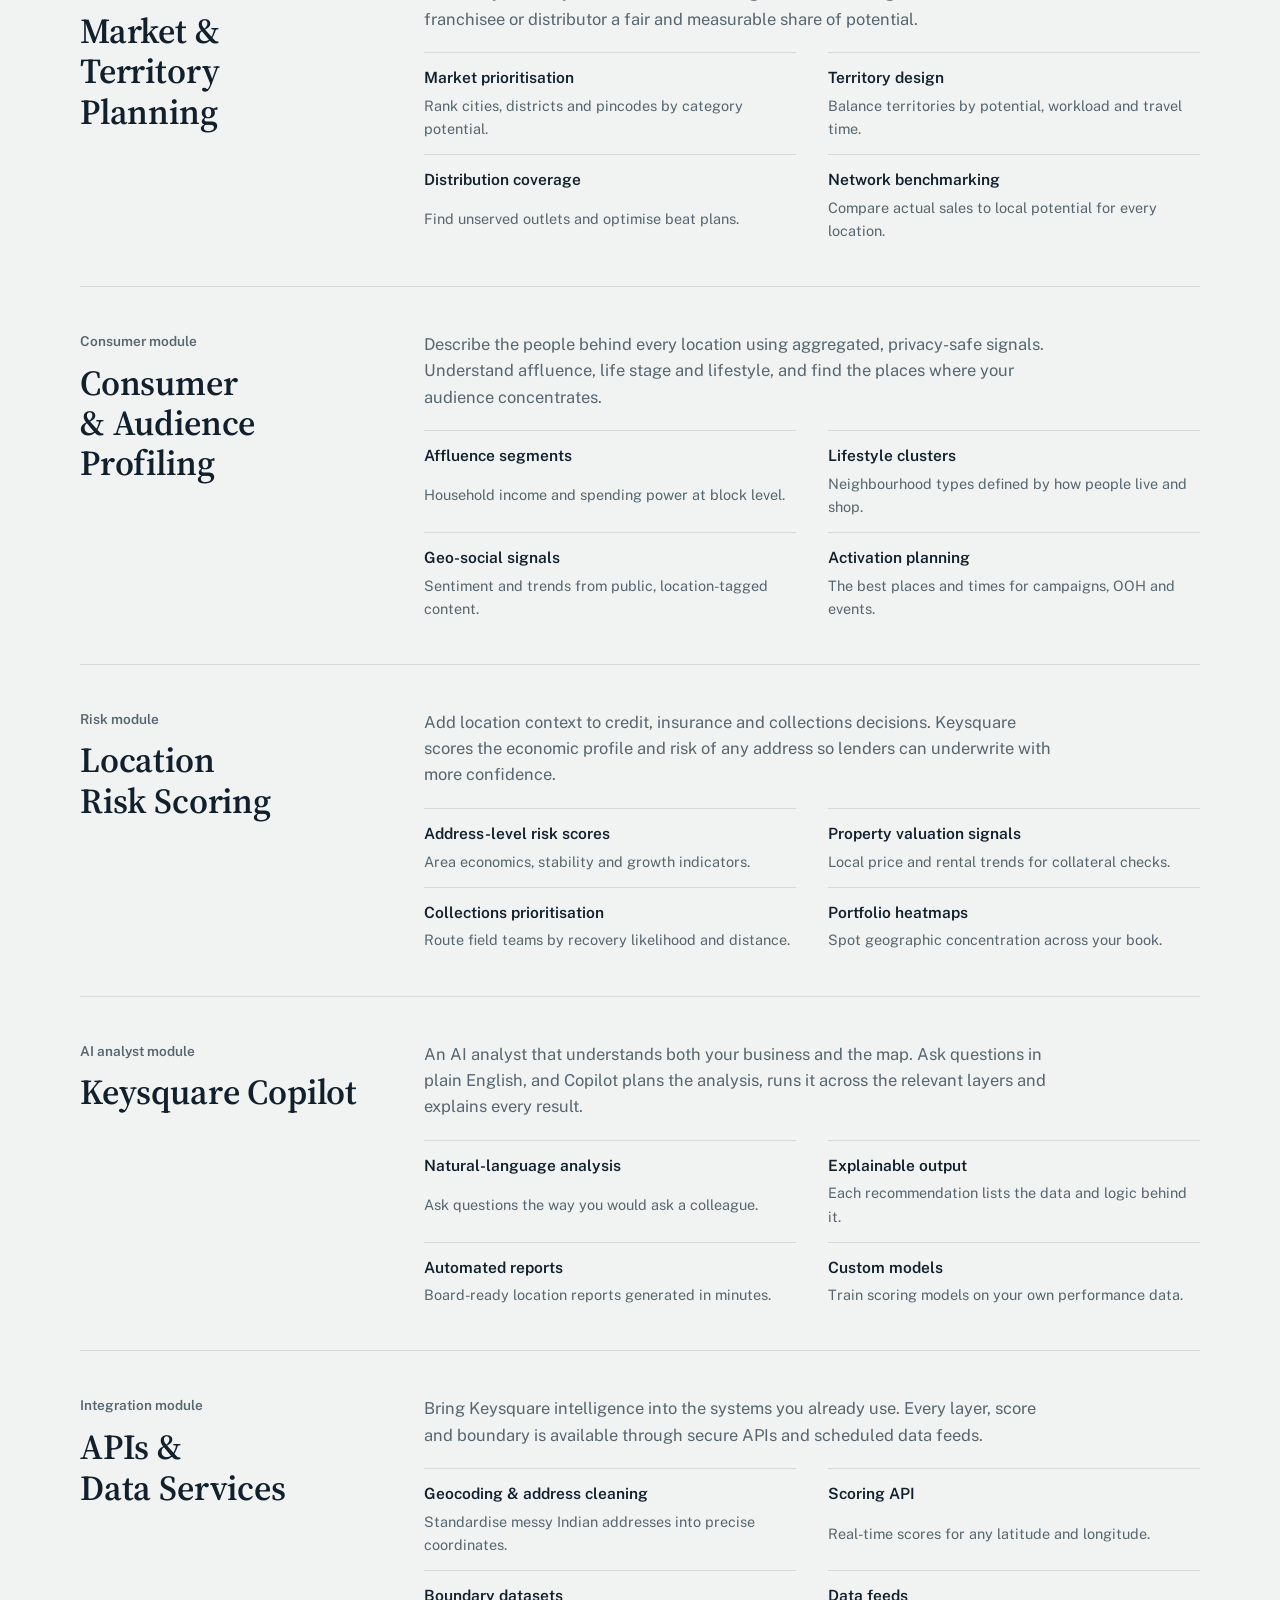
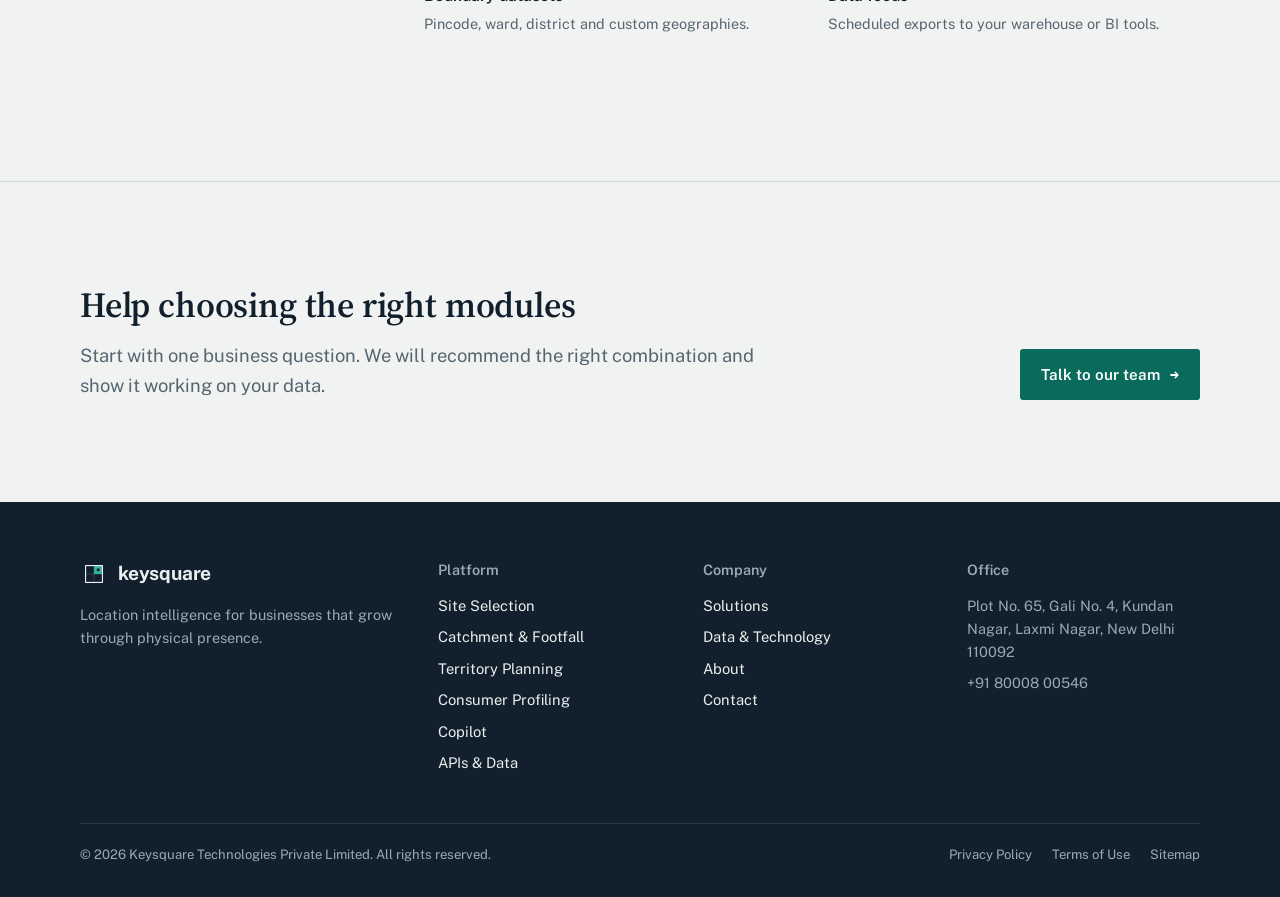
<file: platform.html>
<!doctype html>
<html lang="en-IN">
<head>
<meta charset="utf-8">
<meta name="viewport" content="width=device-width, initial-scale=1, viewport-fit=cover">
<title>Platform | Keysquare Location Intelligence</title>
<meta name="description" content="Site selection, catchment and footfall, competition mapping, territory planning, consumer profiling, location risk scoring, Copilot AI analyst and APIs.">
<link rel="canonical" href="https://keysquare.co/platform.html">
<meta name="theme-color" content="#F1F3F2" media="(prefers-color-scheme: light)">
<meta name="theme-color" content="#0D141A" media="(prefers-color-scheme: dark)">

<link rel="icon" href="/favicon.ico" sizes="48x48">
<link rel="icon" href="/favicon.svg" type="image/svg+xml">
<link rel="icon" href="/favicon-32x32.png" type="image/png" sizes="32x32">
<link rel="icon" href="/favicon-16x16.png" type="image/png" sizes="16x16">
<link rel="apple-touch-icon" href="/apple-touch-icon.png">
<link rel="manifest" href="/site.webmanifest">

<meta property="og:type" content="website">
<meta property="og:site_name" content="Keysquare">
<meta property="og:title" content="Platform | Keysquare Location Intelligence">
<meta property="og:description" content="Site selection, catchment and footfall, competition mapping, territory planning, consumer profiling, location risk scoring, Copilot AI analyst and APIs.">
<meta property="og:url" content="https://keysquare.co/platform.html">
<meta property="og:image" content="https://keysquare.co/assets/img/og-image.png">
<meta property="og:image:width" content="1200">
<meta property="og:image:height" content="630">
<meta property="og:locale" content="en_IN">
<meta name="twitter:card" content="summary_large_image">
<meta name="twitter:title" content="Platform | Keysquare Location Intelligence">
<meta name="twitter:description" content="Site selection, catchment and footfall, competition mapping, territory planning, consumer profiling, location risk scoring, Copilot AI analyst and APIs.">
<meta name="twitter:image" content="https://keysquare.co/assets/img/og-image.png">

<link rel="preconnect" href="https://fonts.googleapis.com">
<link rel="preconnect" href="https://fonts.gstatic.com" crossorigin>
<link rel="stylesheet" href="https://fonts.googleapis.com/css2?family=IBM+Plex+Mono:wght@400;500&family=Public+Sans:wght@400;500;600;700&family=Source+Serif+4:opsz,wght@8..60,400..700&display=swap">
<link rel="stylesheet" href="/assets/css/style.css">

</head>
<body>
<a class="skip" href="#main">Skip to content</a>
<header class="top" id="top">
  <div class="wrap">
    <a class="brand" href="/" aria-label="Keysquare home"><img src="/favicon.svg" alt="" width="28" height="28">keysquare</a>
    <nav class="nav" aria-label="Primary">
      <a href="/platform.html" aria-current="page">Platform</a>
      <a href="/solutions.html">Solutions</a>
      <a href="/technology.html">Data &amp; Technology</a>
      <a href="/about.html">Company</a>
      <a href="/contact.html">Contact</a>
    </nav>
    <a class="btn btn-primary" href="/contact.html">Request a demo</a>
    <button class="menu-btn" id="menuBtn" type="button" aria-expanded="false" aria-controls="top">Menu</button>
  </div>
</header>

<main id="main">
<section class="phead"><div class="wrap">
    <span class="crumb">Platform</span>
    <h1>The Keysquare platform</h1>
    <p class="lede">Keysquare combines a map studio, an AI analyst and a library of ready-to-use models on a single data foundation. Use the parts you need today and add more as your questions grow.</p>
  </div></section>
  <section class="blk" style="padding-top:8px"><div class="wrap">
    <div class="prod" id="p-site">
      <div class="side"><span class="code">Site module</span><h2>Site Selection</h2></div>
      <div class="main">
        <p>Evaluate any candidate address or let the platform surface the best locations in a city. Each site receives a transparent score built from demand, competition, accessibility, visibility and the expected impact on your existing network.</p>
        <div class="caps">
          <div><b>Candidate scoring</b><span>Compare shortlisted sites side by side on one scale.</span></div>
          <div><b>Revenue forecasting</b><span>Estimate expected sales using models trained on your best performers.</span></div>
          <div><b>Cannibalisation check</b><span>Measure overlap with your own outlets before you commit.</span></div>
          <div><b>Look-alike search</b><span>Find locations that resemble your top-performing stores.</span></div>
        </div>
      </div>
    </div>
    <div class="prod" id="p-catch">
      <div class="side"><span class="code">Catchment module</span><h2>Catchment &amp; Footfall</h2></div>
      <div class="main">
        <p>Understand who can reach a location and when. Build walk, drive and transit catchments, then see how many people pass through an area by hour, day and season.</p>
        <div class="caps">
          <div><b>Time-based catchments</b><span>Walk, drive and public-transport isochrones on real road networks.</span></div>
          <div><b>Footfall patterns</b><span>Hourly and weekly movement trends for any block or corridor.</span></div>
          <div><b>Dwell and visitation</b><span>Aggregated visit behaviour around malls, high streets and transit hubs.</span></div>
          <div><b>Trade area profiles</b><span>A one-page summary of population, spend and competition.</span></div>
        </div>
      </div>
    </div>
    <div class="prod" id="p-comp">
      <div class="side"><span class="code">Competition module</span><h2>Competition &amp; Whitespace</h2></div>
      <div class="main">
        <p>Map every competitor, complementary business and anchor tenant in your category. See where markets are saturated and where strong demand has not yet been served.</p>
        <div class="caps">
          <div><b>Competitor mapping</b><span>Brand-level and category-level presence across cities.</span></div>
          <div><b>Saturation index</b><span>Supply against demand for each micro-market.</span></div>
          <div><b>Whitespace discovery</b><span>Ranked zones with high demand and low category supply.</span></div>
          <div><b>Change monitoring</b><span>Alerts when new competitors open near your locations.</span></div>
        </div>
      </div>
    </div>
    <div class="prod" id="p-terr">
      <div class="side"><span class="code">Territory module</span><h2>Market &amp; Territory Planning</h2></div>
      <div class="main">
        <p>Size every market you could enter and design territories that give each sales team, franchisee or distributor a fair and measurable share of potential.</p>
        <div class="caps">
          <div><b>Market prioritisation</b><span>Rank cities, districts and pincodes by category potential.</span></div>
          <div><b>Territory design</b><span>Balance territories by potential, workload and travel time.</span></div>
          <div><b>Distribution coverage</b><span>Find unserved outlets and optimise beat plans.</span></div>
          <div><b>Network benchmarking</b><span>Compare actual sales to local potential for every location.</span></div>
        </div>
      </div>
    </div>
    <div class="prod" id="p-cons">
      <div class="side"><span class="code">Consumer module</span><h2>Consumer &amp; Audience Profiling</h2></div>
      <div class="main">
        <p>Describe the people behind every location using aggregated, privacy-safe signals. Understand affluence, life stage and lifestyle, and find the places where your audience concentrates.</p>
        <div class="caps">
          <div><b>Affluence segments</b><span>Household income and spending power at block level.</span></div>
          <div><b>Lifestyle clusters</b><span>Neighbourhood types defined by how people live and shop.</span></div>
          <div><b>Geo-social signals</b><span>Sentiment and trends from public, location-tagged content.</span></div>
          <div><b>Activation planning</b><span>The best places and times for campaigns, OOH and events.</span></div>
        </div>
      </div>
    </div>
    <div class="prod" id="p-risk">
      <div class="side"><span class="code">Risk module</span><h2>Location Risk Scoring</h2></div>
      <div class="main">
        <p>Add location context to credit, insurance and collections decisions. Keysquare scores the economic profile and risk of any address so lenders can underwrite with more confidence.</p>
        <div class="caps">
          <div><b>Address-level risk scores</b><span>Area economics, stability and growth indicators.</span></div>
          <div><b>Property valuation signals</b><span>Local price and rental trends for collateral checks.</span></div>
          <div><b>Collections prioritisation</b><span>Route field teams by recovery likelihood and distance.</span></div>
          <div><b>Portfolio heatmaps</b><span>Spot geographic concentration across your book.</span></div>
        </div>
      </div>
    </div>
    <div class="prod" id="p-ai">
      <div class="side"><span class="code">AI analyst module</span><h2>Keysquare Copilot</h2></div>
      <div class="main">
        <p>An AI analyst that understands both your business and the map. Ask questions in plain English, and Copilot plans the analysis, runs it across the relevant layers and explains every result.</p>
        <div class="caps">
          <div><b>Natural-language analysis</b><span>Ask questions the way you would ask a colleague.</span></div>
          <div><b>Explainable output</b><span>Each recommendation lists the data and logic behind it.</span></div>
          <div><b>Automated reports</b><span>Board-ready location reports generated in minutes.</span></div>
          <div><b>Custom models</b><span>Train scoring models on your own performance data.</span></div>
        </div>
      </div>
    </div>
    <div class="prod" id="p-api">
      <div class="side"><span class="code">Integration module</span><h2>APIs &amp; Data Services</h2></div>
      <div class="main">
        <p>Bring Keysquare intelligence into the systems you already use. Every layer, score and boundary is available through secure APIs and scheduled data feeds.</p>
        <div class="caps">
          <div><b>Geocoding &amp; address cleaning</b><span>Standardise messy Indian addresses into precise coordinates.</span></div>
          <div><b>Scoring API</b><span>Real-time scores for any latitude and longitude.</span></div>
          <div><b>Boundary datasets</b><span>Pincode, ward, district and custom geographies.</span></div>
          <div><b>Data feeds</b><span>Scheduled exports to your warehouse or BI tools.</span></div>
        </div>
      </div>
    </div>
  </div></section>
  <section class="blk" style="border-bottom:0"><div class="wrap cta">
    <div style="display:grid;gap:16px"><h2>Help choosing the right modules</h2><p class="lede">Start with one business question. We will recommend the right combination and show it working on your data.</p></div>
    <a class="btn btn-primary" href="/contact.html">Talk to our team <span class="arr">→</span></a>
  </div></section>
</main>

<footer>
  <div class="wrap">
    <div class="foot">
      <div style="display:grid;gap:14px;align-content:start">
        <a class="brand" href="/"><img src="/favicon.svg" alt="" width="28" height="28">keysquare</a>
        <p>Location intelligence for businesses that grow through physical presence.</p>
      </div>
      <div><h5>Platform</h5><ul><li><a href="/platform.html#p-site">Site Selection</a></li><li><a href="/platform.html#p-catch">Catchment &amp; Footfall</a></li><li><a href="/platform.html#p-terr">Territory Planning</a></li><li><a href="/platform.html#p-cons">Consumer Profiling</a></li><li><a href="/platform.html#p-ai">Copilot</a></li><li><a href="/platform.html#p-api">APIs &amp; Data</a></li></ul></div>
      <div><h5>Company</h5><ul><li><a href="/solutions.html">Solutions</a></li><li><a href="/technology.html">Data &amp; Technology</a></li><li><a href="/about.html">About</a></li><li><a href="/contact.html">Contact</a></li></ul></div>
      <div><h5>Office</h5><p>Plot No. 65, Gali No. 4, Kundan Nagar, Laxmi Nagar, New Delhi 110092</p><p style="margin-top:8px">+91 80008 00546</p></div>
    </div>
    <div class="legal"><span>© <span id="year">2026</span> Keysquare Technologies Private Limited. All rights reserved.</span><span class="legal-links"><a href="/privacy-policy.html">Privacy Policy</a><a href="/terms-of-use.html">Terms of Use</a><a href="/sitemap.xml">Sitemap</a></span></div>
  </div>
</footer>
<script src="/assets/js/main.js" defer></script>
</body>
</html>
</file>
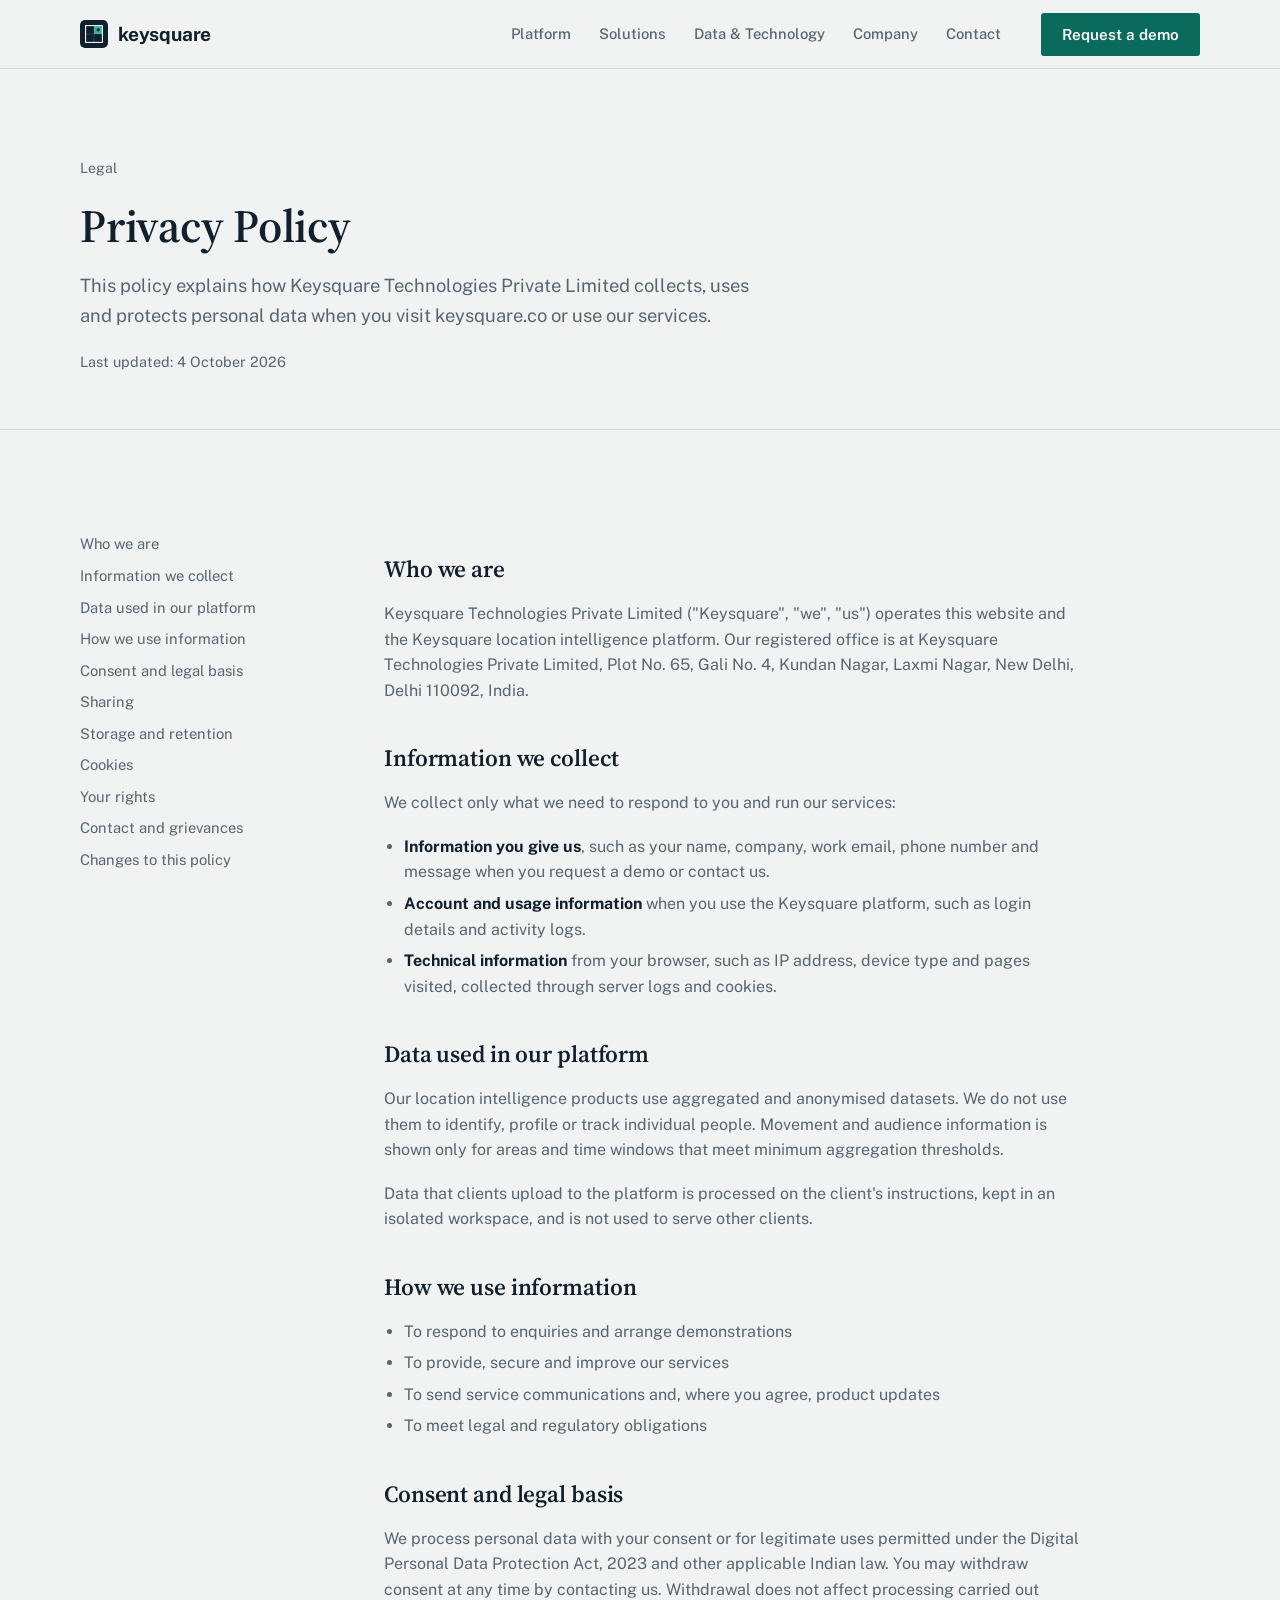
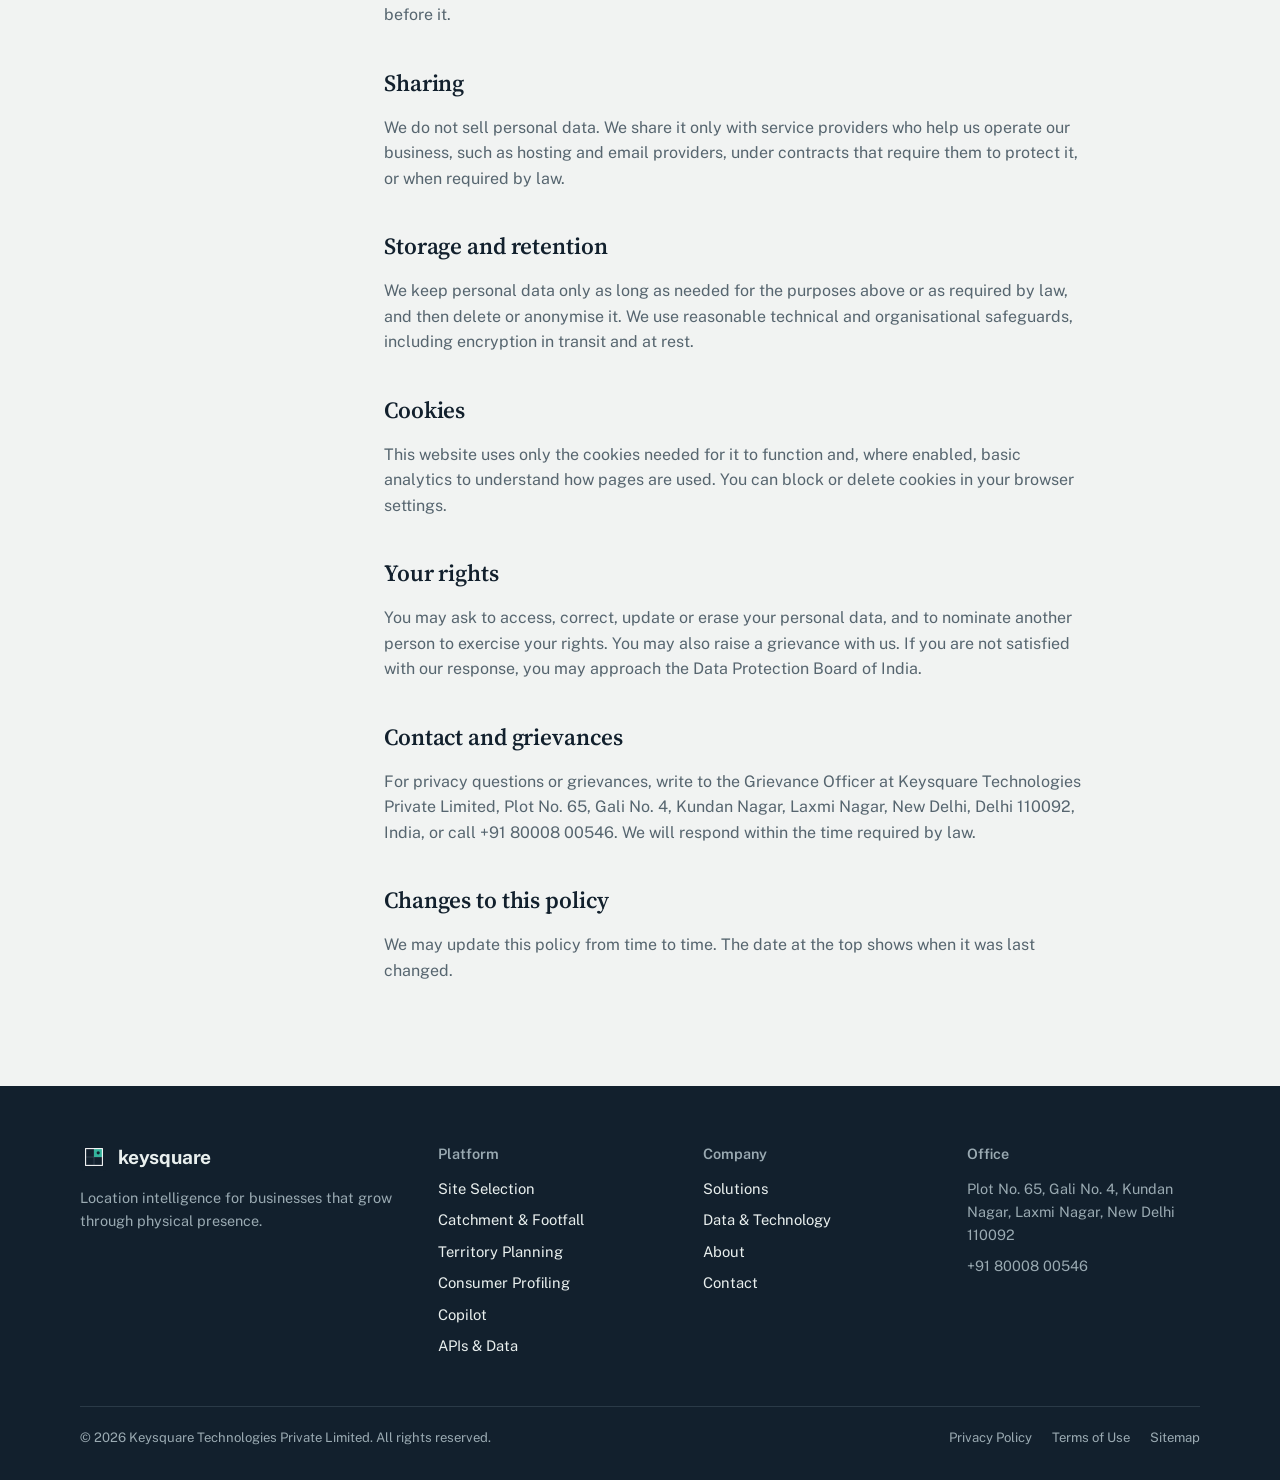
<file: privacy-policy.html>
<!doctype html>
<html lang="en-IN">
<head>
<meta charset="utf-8">
<meta name="viewport" content="width=device-width, initial-scale=1, viewport-fit=cover">
<title>Privacy Policy | Keysquare</title>
<meta name="description" content="How Keysquare Technologies Private Limited collects, uses and protects personal data.">
<link rel="canonical" href="https://keysquare.co/privacy-policy.html">
<meta name="theme-color" content="#F1F3F2" media="(prefers-color-scheme: light)">
<meta name="theme-color" content="#0D141A" media="(prefers-color-scheme: dark)">

<link rel="icon" href="/favicon.ico" sizes="48x48">
<link rel="icon" href="/favicon.svg" type="image/svg+xml">
<link rel="icon" href="/favicon-32x32.png" type="image/png" sizes="32x32">
<link rel="icon" href="/favicon-16x16.png" type="image/png" sizes="16x16">
<link rel="apple-touch-icon" href="/apple-touch-icon.png">
<link rel="manifest" href="/site.webmanifest">

<meta property="og:type" content="website">
<meta property="og:site_name" content="Keysquare">
<meta property="og:title" content="Privacy Policy | Keysquare">
<meta property="og:description" content="How Keysquare Technologies Private Limited collects, uses and protects personal data.">
<meta property="og:url" content="https://keysquare.co/privacy-policy.html">
<meta property="og:image" content="https://keysquare.co/assets/img/og-image.png">
<meta property="og:image:width" content="1200">
<meta property="og:image:height" content="630">
<meta property="og:locale" content="en_IN">
<meta name="twitter:card" content="summary_large_image">
<meta name="twitter:title" content="Privacy Policy | Keysquare">
<meta name="twitter:description" content="How Keysquare Technologies Private Limited collects, uses and protects personal data.">
<meta name="twitter:image" content="https://keysquare.co/assets/img/og-image.png">

<link rel="preconnect" href="https://fonts.googleapis.com">
<link rel="preconnect" href="https://fonts.gstatic.com" crossorigin>
<link rel="stylesheet" href="https://fonts.googleapis.com/css2?family=IBM+Plex+Mono:wght@400;500&family=Public+Sans:wght@400;500;600;700&family=Source+Serif+4:opsz,wght@8..60,400..700&display=swap">
<link rel="stylesheet" href="/assets/css/style.css">

</head>
<body>
<a class="skip" href="#main">Skip to content</a>
<header class="top" id="top">
  <div class="wrap">
    <a class="brand" href="/" aria-label="Keysquare home"><img src="/favicon.svg" alt="" width="28" height="28">keysquare</a>
    <nav class="nav" aria-label="Primary">
      <a href="/platform.html">Platform</a>
      <a href="/solutions.html">Solutions</a>
      <a href="/technology.html">Data &amp; Technology</a>
      <a href="/about.html">Company</a>
      <a href="/contact.html">Contact</a>
    </nav>
    <a class="btn btn-primary" href="/contact.html">Request a demo</a>
    <button class="menu-btn" id="menuBtn" type="button" aria-expanded="false" aria-controls="top">Menu</button>
  </div>
</header>

<main id="main">
<section class="phead"><div class="wrap">
    <span class="crumb">Legal</span>
    <h1>Privacy Policy</h1>
    <p class="lede">This policy explains how Keysquare Technologies Private Limited collects, uses and protects personal data when you visit keysquare.co or use our services.</p>
    <p class="muted" style="font-size:.9rem">Last updated: 4 October 2026</p>
  </div></section>
  <section class="blk" style="border-bottom:0"><div class="wrap doc">
    <nav class="toc" aria-label="On this page"><a href="#who">Who we are</a><a href="#collect">Information we collect</a><a href="#platform">Data used in our platform</a><a href="#use">How we use information</a><a href="#basis">Consent and legal basis</a><a href="#share">Sharing</a><a href="#retention">Storage and retention</a><a href="#cookies">Cookies</a><a href="#rights">Your rights</a><a href="#contact">Contact and grievances</a><a href="#changes">Changes to this policy</a></nav>
    <div class="doc-body"><h2 id="who">Who we are</h2><p>Keysquare Technologies Private Limited ("Keysquare", "we", "us") operates this website and the Keysquare location intelligence platform. Our registered office is at Keysquare Technologies Private Limited, Plot No. 65, Gali No. 4, Kundan Nagar, Laxmi Nagar, New Delhi, Delhi 110092, India.</p><h2 id="collect">Information we collect</h2><p>We collect only what we need to respond to you and run our services:</p><ul><li><strong>Information you give us</strong>, such as your name, company, work email, phone number and message when you request a demo or contact us.</li><li><strong>Account and usage information</strong> when you use the Keysquare platform, such as login details and activity logs.</li><li><strong>Technical information</strong> from your browser, such as IP address, device type and pages visited, collected through server logs and cookies.</li></ul><h2 id="platform">Data used in our platform</h2><p>Our location intelligence products use aggregated and anonymised datasets. We do not use them to identify, profile or track individual people. Movement and audience information is shown only for areas and time windows that meet minimum aggregation thresholds.</p><p>Data that clients upload to the platform is processed on the client's instructions, kept in an isolated workspace, and is not used to serve other clients.</p><h2 id="use">How we use information</h2><ul><li>To respond to enquiries and arrange demonstrations</li><li>To provide, secure and improve our services</li><li>To send service communications and, where you agree, product updates</li><li>To meet legal and regulatory obligations</li></ul><h2 id="basis">Consent and legal basis</h2><p>We process personal data with your consent or for legitimate uses permitted under the Digital Personal Data Protection Act, 2023 and other applicable Indian law. You may withdraw consent at any time by contacting us. Withdrawal does not affect processing carried out before it.</p><h2 id="share">Sharing</h2><p>We do not sell personal data. We share it only with service providers who help us operate our business, such as hosting and email providers, under contracts that require them to protect it, or when required by law.</p><h2 id="retention">Storage and retention</h2><p>We keep personal data only as long as needed for the purposes above or as required by law, and then delete or anonymise it. We use reasonable technical and organisational safeguards, including encryption in transit and at rest.</p><h2 id="cookies">Cookies</h2><p>This website uses only the cookies needed for it to function and, where enabled, basic analytics to understand how pages are used. You can block or delete cookies in your browser settings.</p><h2 id="rights">Your rights</h2><p>You may ask to access, correct, update or erase your personal data, and to nominate another person to exercise your rights. You may also raise a grievance with us. If you are not satisfied with our response, you may approach the Data Protection Board of India.</p><h2 id="contact">Contact and grievances</h2><p>For privacy questions or grievances, write to the Grievance Officer at Keysquare Technologies Private Limited, Plot No. 65, Gali No. 4, Kundan Nagar, Laxmi Nagar, New Delhi, Delhi 110092, India, or call +91 80008 00546. We will respond within the time required by law.</p><h2 id="changes">Changes to this policy</h2><p>We may update this policy from time to time. The date at the top shows when it was last changed.</p></div>
  </div></section>
</main>

<footer>
  <div class="wrap">
    <div class="foot">
      <div style="display:grid;gap:14px;align-content:start">
        <a class="brand" href="/"><img src="/favicon.svg" alt="" width="28" height="28">keysquare</a>
        <p>Location intelligence for businesses that grow through physical presence.</p>
      </div>
      <div><h5>Platform</h5><ul><li><a href="/platform.html#p-site">Site Selection</a></li><li><a href="/platform.html#p-catch">Catchment &amp; Footfall</a></li><li><a href="/platform.html#p-terr">Territory Planning</a></li><li><a href="/platform.html#p-cons">Consumer Profiling</a></li><li><a href="/platform.html#p-ai">Copilot</a></li><li><a href="/platform.html#p-api">APIs &amp; Data</a></li></ul></div>
      <div><h5>Company</h5><ul><li><a href="/solutions.html">Solutions</a></li><li><a href="/technology.html">Data &amp; Technology</a></li><li><a href="/about.html">About</a></li><li><a href="/contact.html">Contact</a></li></ul></div>
      <div><h5>Office</h5><p>Plot No. 65, Gali No. 4, Kundan Nagar, Laxmi Nagar, New Delhi 110092</p><p style="margin-top:8px">+91 80008 00546</p></div>
    </div>
    <div class="legal"><span>© <span id="year">2026</span> Keysquare Technologies Private Limited. All rights reserved.</span><span class="legal-links"><a href="/privacy-policy.html">Privacy Policy</a><a href="/terms-of-use.html">Terms of Use</a><a href="/sitemap.xml">Sitemap</a></span></div>
  </div>
</footer>
<script src="/assets/js/main.js" defer></script>
</body>
</html>
</file>
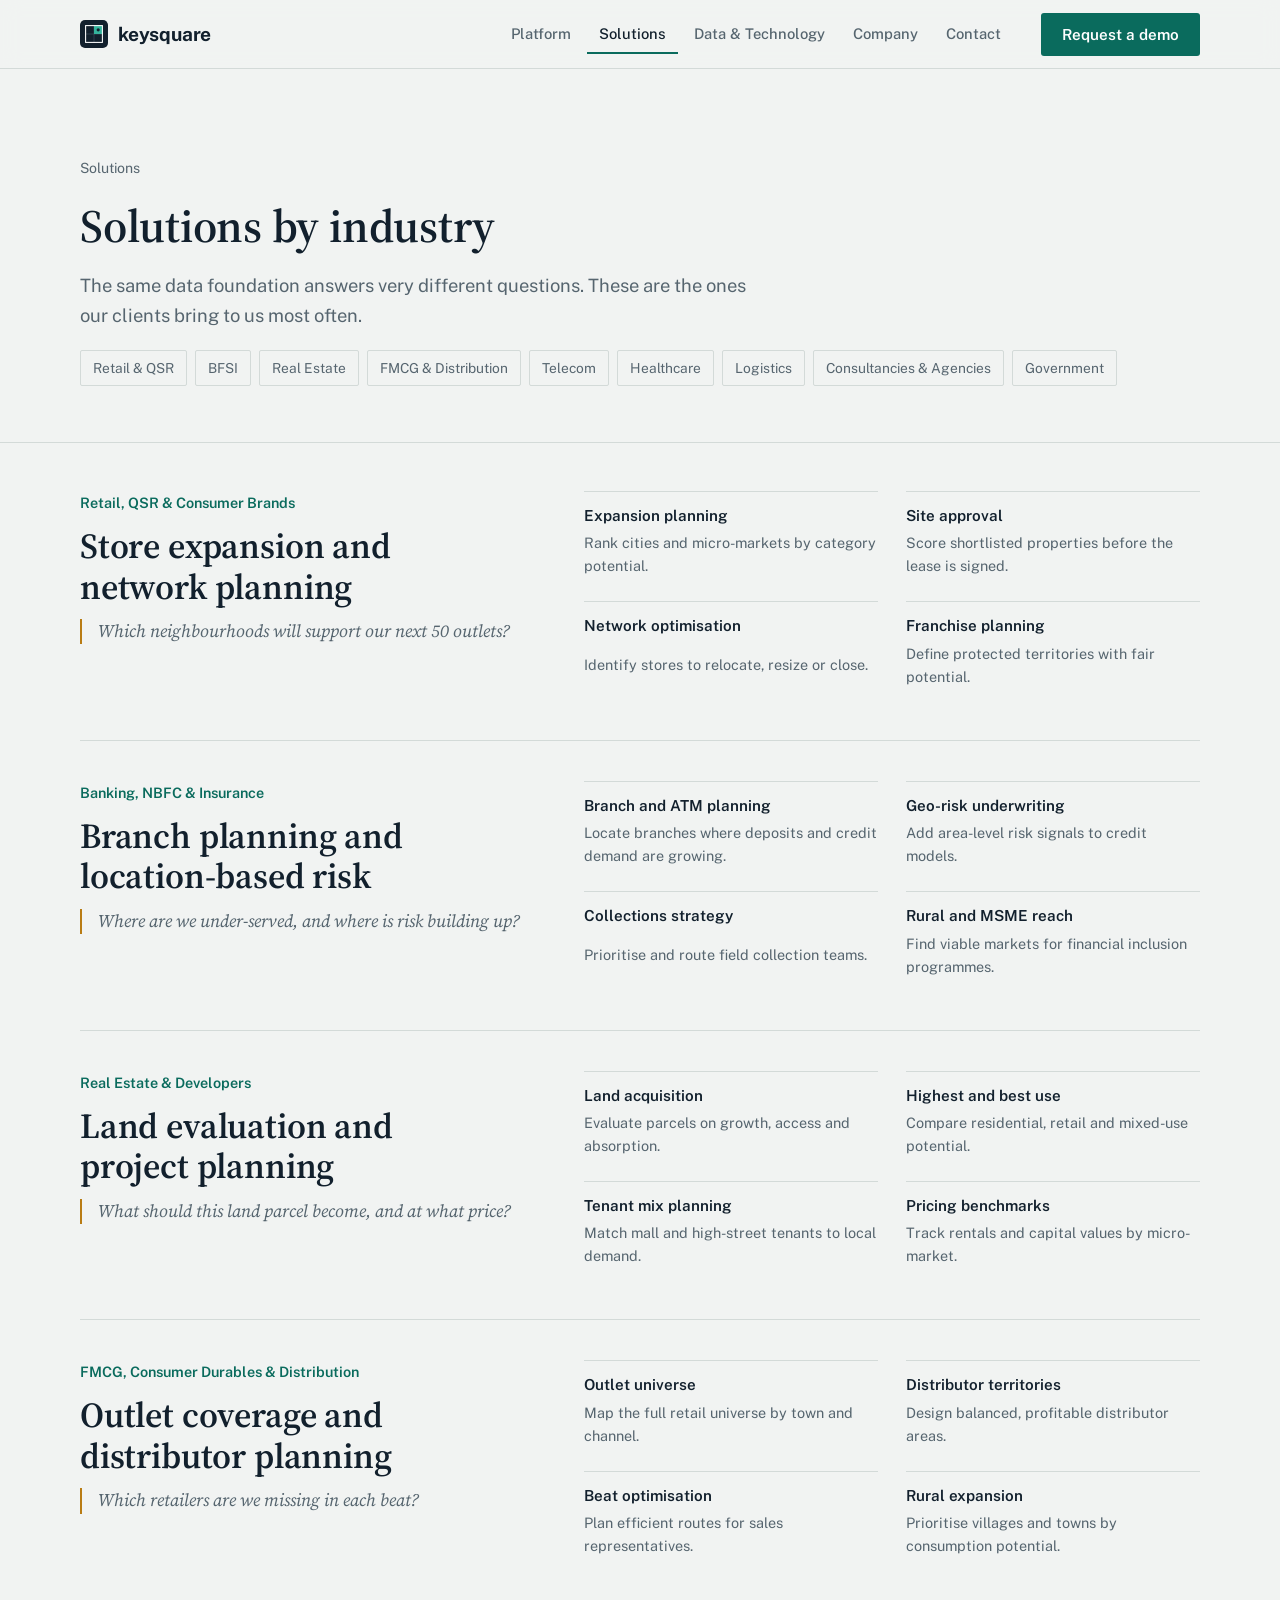
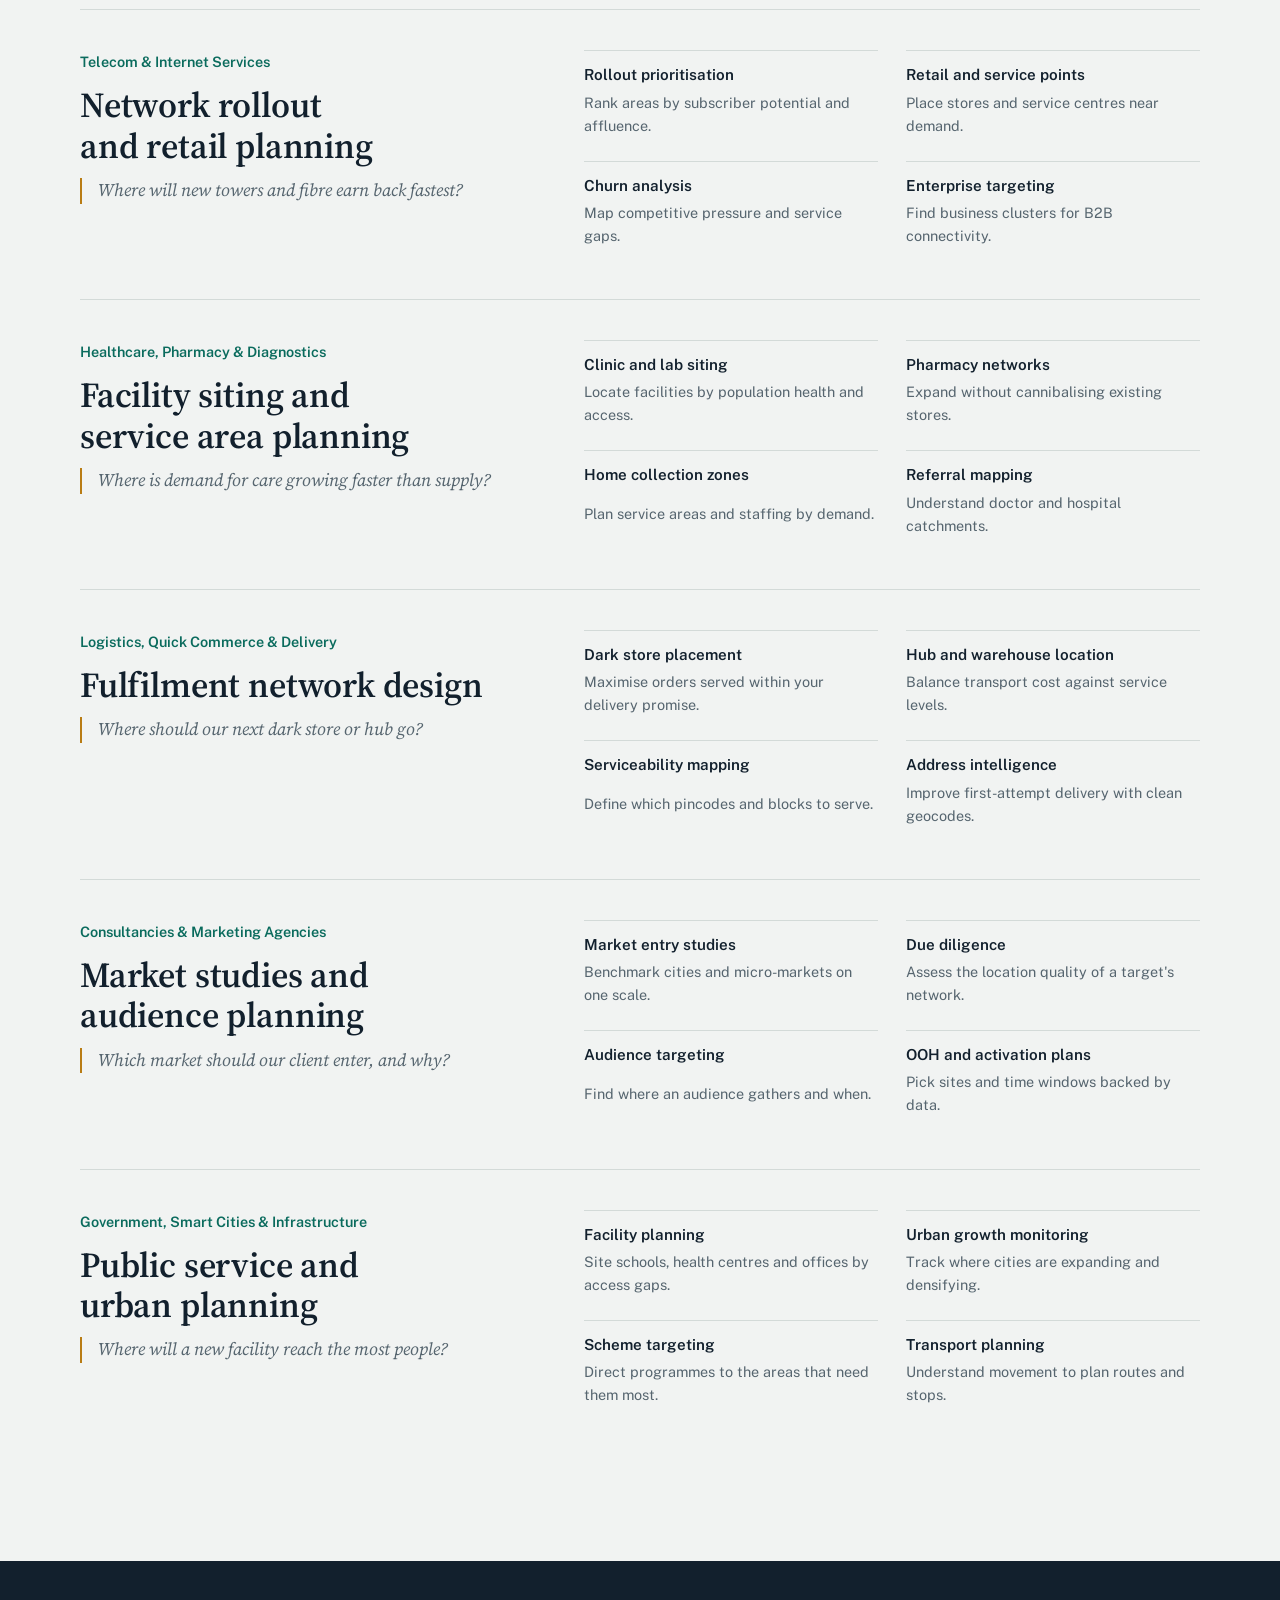
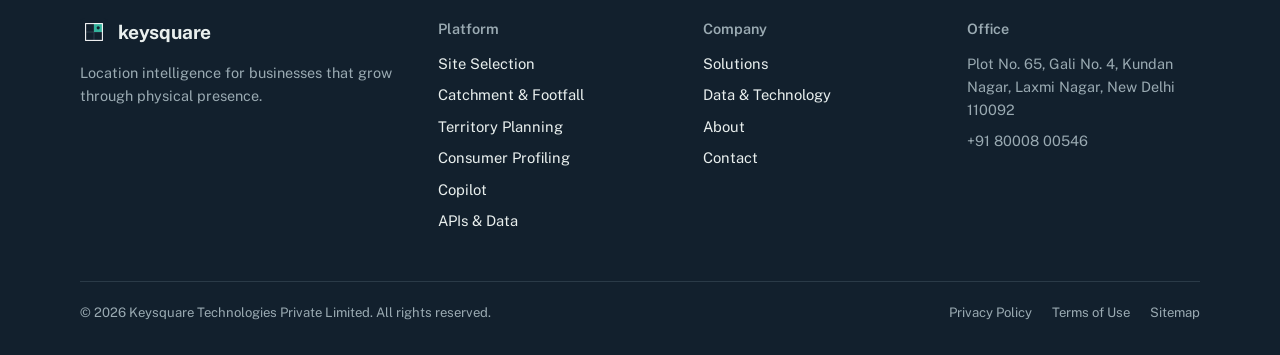
<file: solutions.html>
<!doctype html>
<html lang="en-IN">
<head>
<meta charset="utf-8">
<meta name="viewport" content="width=device-width, initial-scale=1, viewport-fit=cover">
<title>Solutions by Industry | Keysquare</title>
<meta name="description" content="Location intelligence for retail, BFSI, real estate, FMCG, telecom, healthcare, logistics, consultancies and government.">
<link rel="canonical" href="https://keysquare.co/solutions.html">
<meta name="theme-color" content="#F1F3F2" media="(prefers-color-scheme: light)">
<meta name="theme-color" content="#0D141A" media="(prefers-color-scheme: dark)">

<link rel="icon" href="/favicon.ico" sizes="48x48">
<link rel="icon" href="/favicon.svg" type="image/svg+xml">
<link rel="icon" href="/favicon-32x32.png" type="image/png" sizes="32x32">
<link rel="icon" href="/favicon-16x16.png" type="image/png" sizes="16x16">
<link rel="apple-touch-icon" href="/apple-touch-icon.png">
<link rel="manifest" href="/site.webmanifest">

<meta property="og:type" content="website">
<meta property="og:site_name" content="Keysquare">
<meta property="og:title" content="Solutions by Industry | Keysquare">
<meta property="og:description" content="Location intelligence for retail, BFSI, real estate, FMCG, telecom, healthcare, logistics, consultancies and government.">
<meta property="og:url" content="https://keysquare.co/solutions.html">
<meta property="og:image" content="https://keysquare.co/assets/img/og-image.png">
<meta property="og:image:width" content="1200">
<meta property="og:image:height" content="630">
<meta property="og:locale" content="en_IN">
<meta name="twitter:card" content="summary_large_image">
<meta name="twitter:title" content="Solutions by Industry | Keysquare">
<meta name="twitter:description" content="Location intelligence for retail, BFSI, real estate, FMCG, telecom, healthcare, logistics, consultancies and government.">
<meta name="twitter:image" content="https://keysquare.co/assets/img/og-image.png">

<link rel="preconnect" href="https://fonts.googleapis.com">
<link rel="preconnect" href="https://fonts.gstatic.com" crossorigin>
<link rel="stylesheet" href="https://fonts.googleapis.com/css2?family=IBM+Plex+Mono:wght@400;500&family=Public+Sans:wght@400;500;600;700&family=Source+Serif+4:opsz,wght@8..60,400..700&display=swap">
<link rel="stylesheet" href="/assets/css/style.css">

</head>
<body>
<a class="skip" href="#main">Skip to content</a>
<header class="top" id="top">
  <div class="wrap">
    <a class="brand" href="/" aria-label="Keysquare home"><img src="/favicon.svg" alt="" width="28" height="28">keysquare</a>
    <nav class="nav" aria-label="Primary">
      <a href="/platform.html">Platform</a>
      <a href="/solutions.html" aria-current="page">Solutions</a>
      <a href="/technology.html">Data &amp; Technology</a>
      <a href="/about.html">Company</a>
      <a href="/contact.html">Contact</a>
    </nav>
    <a class="btn btn-primary" href="/contact.html">Request a demo</a>
    <button class="menu-btn" id="menuBtn" type="button" aria-expanded="false" aria-controls="top">Menu</button>
  </div>
</header>

<main id="main">
<section class="phead"><div class="wrap">
    <span class="crumb">Solutions</span>
    <h1>Solutions by industry</h1>
    <p class="lede">The same data foundation answers very different questions. These are the ones our clients bring to us most often.</p>
    <div class="jump">
      <a href="#s-retail">Retail &amp; QSR</a><a href="#s-bfsi">BFSI</a><a href="#s-re">Real Estate</a><a href="#s-fmcg">FMCG &amp; Distribution</a><a href="#s-tel">Telecom</a><a href="#s-health">Healthcare</a><a href="#s-log">Logistics</a><a href="#s-cons">Consultancies &amp; Agencies</a><a href="#s-gov">Government</a>
    </div>
  </div></section>
  <section class="blk" style="padding-top:8px;border-bottom:0"><div class="wrap">
    <div class="sol" id="s-retail"><div class="left"><span class="eyebrow">Retail, QSR &amp; Consumer Brands</span><h2>Store expansion and network planning</h2><blockquote>Which neighbourhoods will support our next 50 outlets?</blockquote></div>
      <div class="uses"><div><b>Expansion planning</b><span>Rank cities and micro-markets by category potential.</span></div><div><b>Site approval</b><span>Score shortlisted properties before the lease is signed.</span></div><div><b>Network optimisation</b><span>Identify stores to relocate, resize or close.</span></div><div><b>Franchise planning</b><span>Define protected territories with fair potential.</span></div></div></div>
    <div class="sol" id="s-bfsi"><div class="left"><span class="eyebrow">Banking, NBFC &amp; Insurance</span><h2>Branch planning and location-based risk</h2><blockquote>Where are we under-served, and where is risk building up?</blockquote></div>
      <div class="uses"><div><b>Branch and ATM planning</b><span>Locate branches where deposits and credit demand are growing.</span></div><div><b>Geo-risk underwriting</b><span>Add area-level risk signals to credit models.</span></div><div><b>Collections strategy</b><span>Prioritise and route field collection teams.</span></div><div><b>Rural and MSME reach</b><span>Find viable markets for financial inclusion programmes.</span></div></div></div>
    <div class="sol" id="s-re"><div class="left"><span class="eyebrow">Real Estate &amp; Developers</span><h2>Land evaluation and project planning</h2><blockquote>What should this land parcel become, and at what price?</blockquote></div>
      <div class="uses"><div><b>Land acquisition</b><span>Evaluate parcels on growth, access and absorption.</span></div><div><b>Highest and best use</b><span>Compare residential, retail and mixed-use potential.</span></div><div><b>Tenant mix planning</b><span>Match mall and high-street tenants to local demand.</span></div><div><b>Pricing benchmarks</b><span>Track rentals and capital values by micro-market.</span></div></div></div>
    <div class="sol" id="s-fmcg"><div class="left"><span class="eyebrow">FMCG, Consumer Durables &amp; Distribution</span><h2>Outlet coverage and distributor planning</h2><blockquote>Which retailers are we missing in each beat?</blockquote></div>
      <div class="uses"><div><b>Outlet universe</b><span>Map the full retail universe by town and channel.</span></div><div><b>Distributor territories</b><span>Design balanced, profitable distributor areas.</span></div><div><b>Beat optimisation</b><span>Plan efficient routes for sales representatives.</span></div><div><b>Rural expansion</b><span>Prioritise villages and towns by consumption potential.</span></div></div></div>
    <div class="sol" id="s-tel"><div class="left"><span class="eyebrow">Telecom &amp; Internet Services</span><h2>Network rollout and retail planning</h2><blockquote>Where will new towers and fibre earn back fastest?</blockquote></div>
      <div class="uses"><div><b>Rollout prioritisation</b><span>Rank areas by subscriber potential and affluence.</span></div><div><b>Retail and service points</b><span>Place stores and service centres near demand.</span></div><div><b>Churn analysis</b><span>Map competitive pressure and service gaps.</span></div><div><b>Enterprise targeting</b><span>Find business clusters for B2B connectivity.</span></div></div></div>
    <div class="sol" id="s-health"><div class="left"><span class="eyebrow">Healthcare, Pharmacy &amp; Diagnostics</span><h2>Facility siting and service area planning</h2><blockquote>Where is demand for care growing faster than supply?</blockquote></div>
      <div class="uses"><div><b>Clinic and lab siting</b><span>Locate facilities by population health and access.</span></div><div><b>Pharmacy networks</b><span>Expand without cannibalising existing stores.</span></div><div><b>Home collection zones</b><span>Plan service areas and staffing by demand.</span></div><div><b>Referral mapping</b><span>Understand doctor and hospital catchments.</span></div></div></div>
    <div class="sol" id="s-log"><div class="left"><span class="eyebrow">Logistics, Quick Commerce &amp; Delivery</span><h2>Fulfilment network design</h2><blockquote>Where should our next dark store or hub go?</blockquote></div>
      <div class="uses"><div><b>Dark store placement</b><span>Maximise orders served within your delivery promise.</span></div><div><b>Hub and warehouse location</b><span>Balance transport cost against service levels.</span></div><div><b>Serviceability mapping</b><span>Define which pincodes and blocks to serve.</span></div><div><b>Address intelligence</b><span>Improve first-attempt delivery with clean geocodes.</span></div></div></div>
    <div class="sol" id="s-cons"><div class="left"><span class="eyebrow">Consultancies &amp; Marketing Agencies</span><h2>Market studies and audience planning</h2><blockquote>Which market should our client enter, and why?</blockquote></div>
      <div class="uses"><div><b>Market entry studies</b><span>Benchmark cities and micro-markets on one scale.</span></div><div><b>Due diligence</b><span>Assess the location quality of a target's network.</span></div><div><b>Audience targeting</b><span>Find where an audience gathers and when.</span></div><div><b>OOH and activation plans</b><span>Pick sites and time windows backed by data.</span></div></div></div>
    <div class="sol" id="s-gov"><div class="left"><span class="eyebrow">Government, Smart Cities &amp; Infrastructure</span><h2>Public service and urban planning</h2><blockquote>Where will a new facility reach the most people?</blockquote></div>
      <div class="uses"><div><b>Facility planning</b><span>Site schools, health centres and offices by access gaps.</span></div><div><b>Urban growth monitoring</b><span>Track where cities are expanding and densifying.</span></div><div><b>Scheme targeting</b><span>Direct programmes to the areas that need them most.</span></div><div><b>Transport planning</b><span>Understand movement to plan routes and stops.</span></div></div></div>
  </div></section>
</main>

<footer>
  <div class="wrap">
    <div class="foot">
      <div style="display:grid;gap:14px;align-content:start">
        <a class="brand" href="/"><img src="/favicon.svg" alt="" width="28" height="28">keysquare</a>
        <p>Location intelligence for businesses that grow through physical presence.</p>
      </div>
      <div><h5>Platform</h5><ul><li><a href="/platform.html#p-site">Site Selection</a></li><li><a href="/platform.html#p-catch">Catchment &amp; Footfall</a></li><li><a href="/platform.html#p-terr">Territory Planning</a></li><li><a href="/platform.html#p-cons">Consumer Profiling</a></li><li><a href="/platform.html#p-ai">Copilot</a></li><li><a href="/platform.html#p-api">APIs &amp; Data</a></li></ul></div>
      <div><h5>Company</h5><ul><li><a href="/solutions.html">Solutions</a></li><li><a href="/technology.html">Data &amp; Technology</a></li><li><a href="/about.html">About</a></li><li><a href="/contact.html">Contact</a></li></ul></div>
      <div><h5>Office</h5><p>Plot No. 65, Gali No. 4, Kundan Nagar, Laxmi Nagar, New Delhi 110092</p><p style="margin-top:8px">+91 80008 00546</p></div>
    </div>
    <div class="legal"><span>© <span id="year">2026</span> Keysquare Technologies Private Limited. All rights reserved.</span><span class="legal-links"><a href="/privacy-policy.html">Privacy Policy</a><a href="/terms-of-use.html">Terms of Use</a><a href="/sitemap.xml">Sitemap</a></span></div>
  </div>
</footer>
<script src="/assets/js/main.js" defer></script>
</body>
</html>
</file>
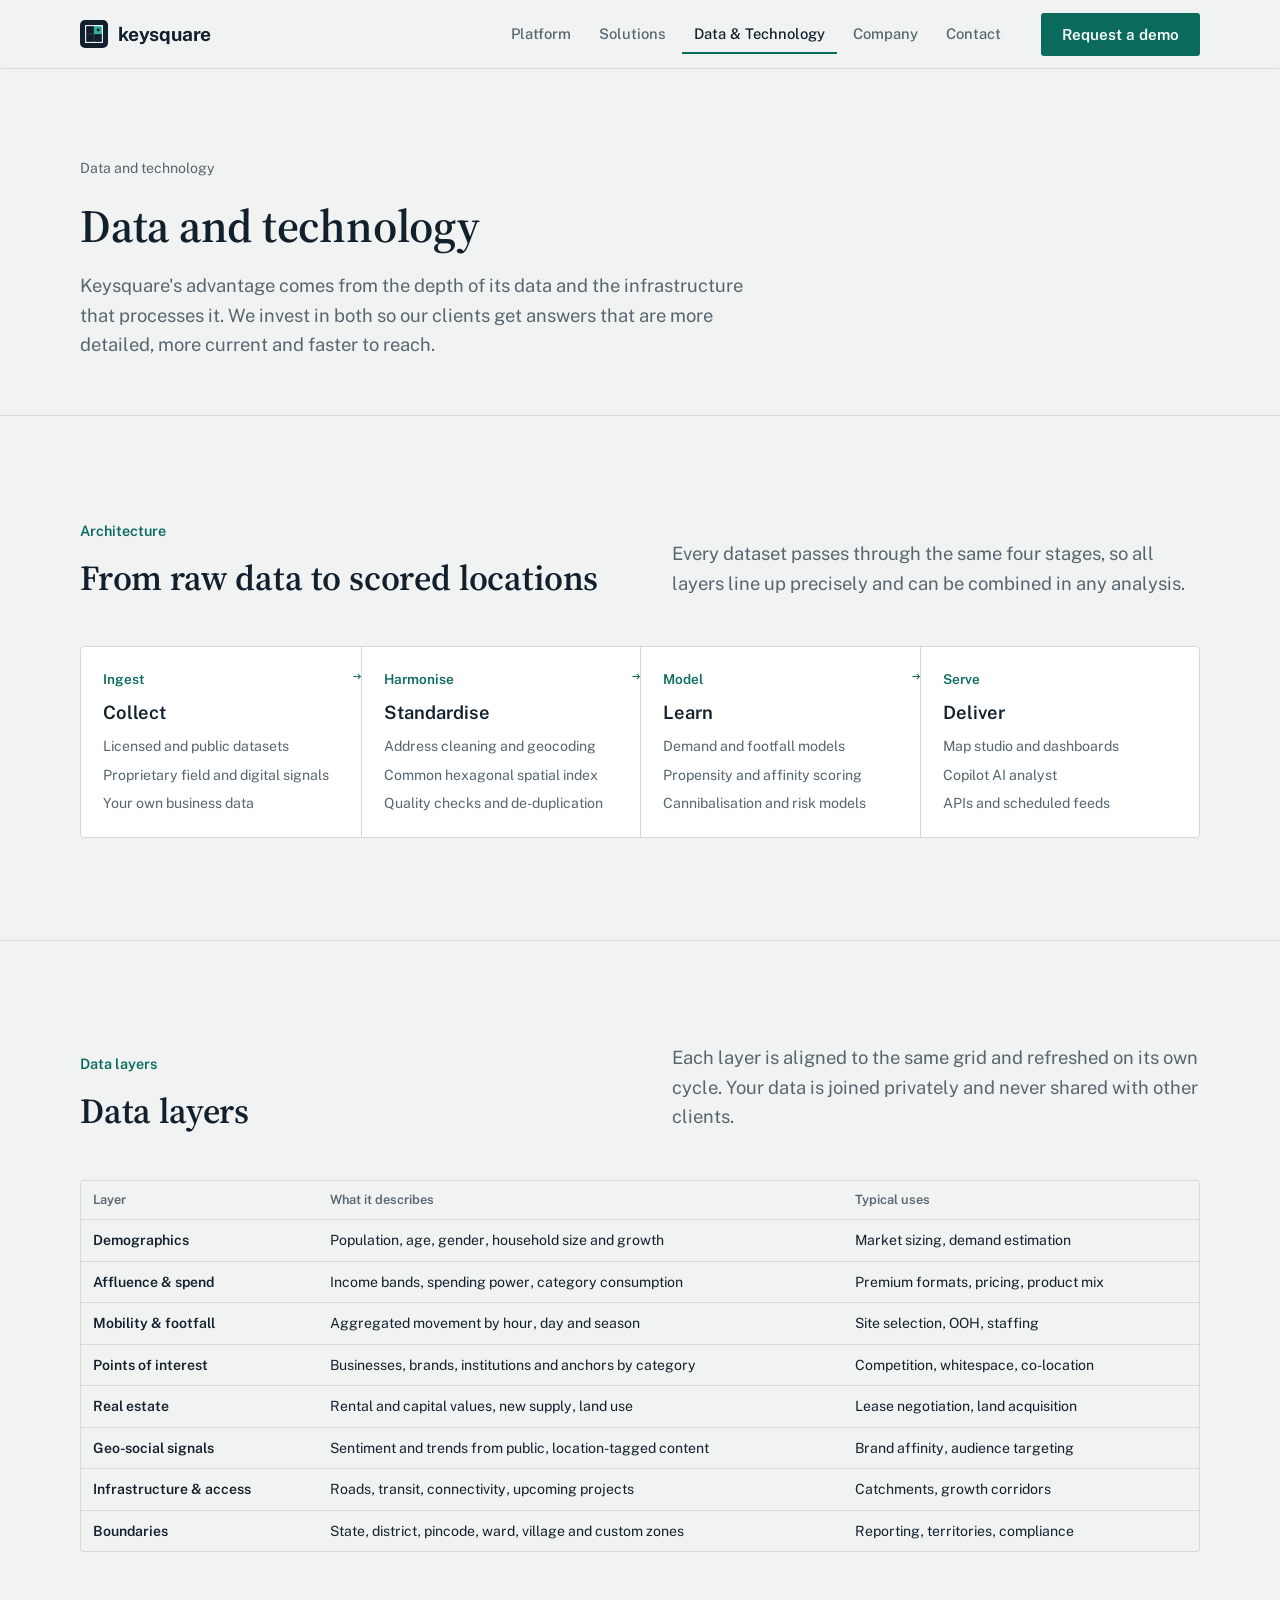
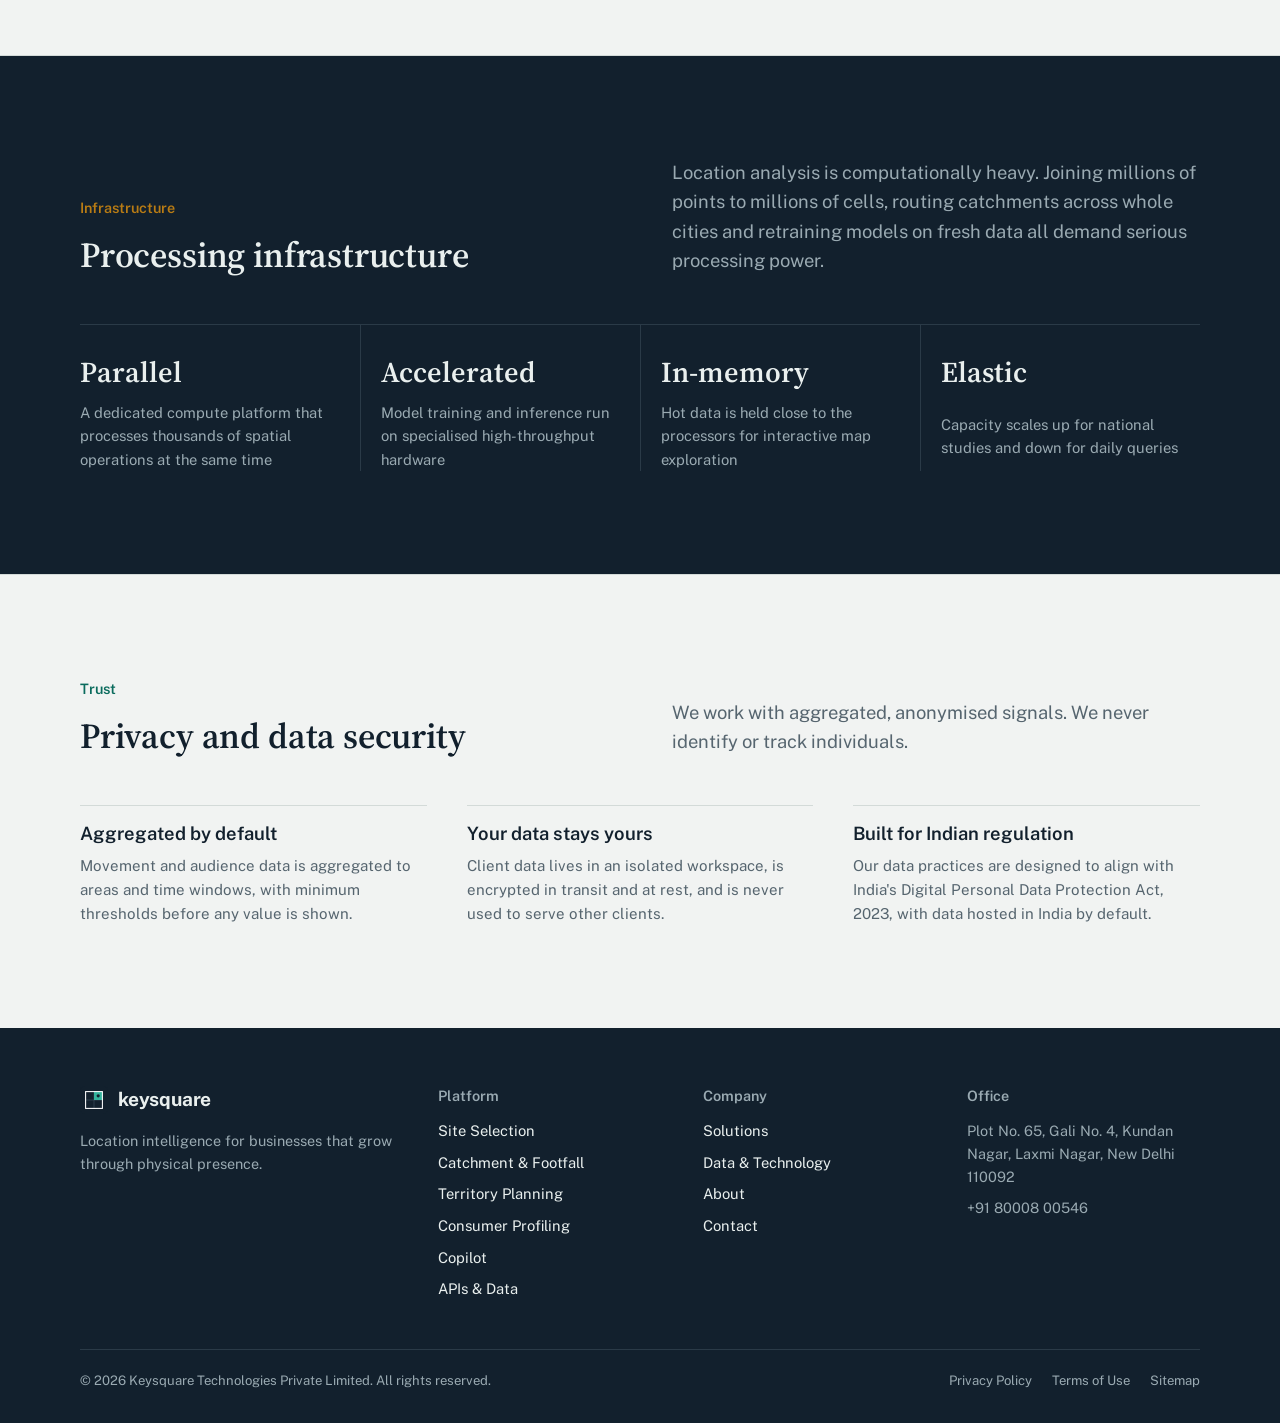
<file: technology.html>
<!doctype html>
<html lang="en-IN">
<head>
<meta charset="utf-8">
<meta name="viewport" content="width=device-width, initial-scale=1, viewport-fit=cover">
<title>Data and Technology | Keysquare</title>
<meta name="description" content="The data layers, processing infrastructure and privacy practices behind the Keysquare location intelligence platform.">
<link rel="canonical" href="https://keysquare.co/technology.html">
<meta name="theme-color" content="#F1F3F2" media="(prefers-color-scheme: light)">
<meta name="theme-color" content="#0D141A" media="(prefers-color-scheme: dark)">

<link rel="icon" href="/favicon.ico" sizes="48x48">
<link rel="icon" href="/favicon.svg" type="image/svg+xml">
<link rel="icon" href="/favicon-32x32.png" type="image/png" sizes="32x32">
<link rel="icon" href="/favicon-16x16.png" type="image/png" sizes="16x16">
<link rel="apple-touch-icon" href="/apple-touch-icon.png">
<link rel="manifest" href="/site.webmanifest">

<meta property="og:type" content="website">
<meta property="og:site_name" content="Keysquare">
<meta property="og:title" content="Data and Technology | Keysquare">
<meta property="og:description" content="The data layers, processing infrastructure and privacy practices behind the Keysquare location intelligence platform.">
<meta property="og:url" content="https://keysquare.co/technology.html">
<meta property="og:image" content="https://keysquare.co/assets/img/og-image.png">
<meta property="og:image:width" content="1200">
<meta property="og:image:height" content="630">
<meta property="og:locale" content="en_IN">
<meta name="twitter:card" content="summary_large_image">
<meta name="twitter:title" content="Data and Technology | Keysquare">
<meta name="twitter:description" content="The data layers, processing infrastructure and privacy practices behind the Keysquare location intelligence platform.">
<meta name="twitter:image" content="https://keysquare.co/assets/img/og-image.png">

<link rel="preconnect" href="https://fonts.googleapis.com">
<link rel="preconnect" href="https://fonts.gstatic.com" crossorigin>
<link rel="stylesheet" href="https://fonts.googleapis.com/css2?family=IBM+Plex+Mono:wght@400;500&family=Public+Sans:wght@400;500;600;700&family=Source+Serif+4:opsz,wght@8..60,400..700&display=swap">
<link rel="stylesheet" href="/assets/css/style.css">

</head>
<body>
<a class="skip" href="#main">Skip to content</a>
<header class="top" id="top">
  <div class="wrap">
    <a class="brand" href="/" aria-label="Keysquare home"><img src="/favicon.svg" alt="" width="28" height="28">keysquare</a>
    <nav class="nav" aria-label="Primary">
      <a href="/platform.html">Platform</a>
      <a href="/solutions.html">Solutions</a>
      <a href="/technology.html" aria-current="page">Data &amp; Technology</a>
      <a href="/about.html">Company</a>
      <a href="/contact.html">Contact</a>
    </nav>
    <a class="btn btn-primary" href="/contact.html">Request a demo</a>
    <button class="menu-btn" id="menuBtn" type="button" aria-expanded="false" aria-controls="top">Menu</button>
  </div>
</header>

<main id="main">
<section class="phead"><div class="wrap">
    <span class="crumb">Data and technology</span>
    <h1>Data and technology</h1>
    <p class="lede">Keysquare's advantage comes from the depth of its data and the infrastructure that processes it. We invest in both so our clients get answers that are more detailed, more current and faster to reach.</p>
  </div></section>

  <section class="blk"><div class="wrap">
    <div class="sec-head">
      <div><div class="eyebrow">Architecture</div><h2>From raw data to scored locations</h2></div>
      <p class="lede">Every dataset passes through the same four stages, so all layers line up precisely and can be combined in any analysis.</p>
    </div>
    <div class="pipe">
      <div><span class="st">Ingest</span><h3>Collect</h3><ul><li>Licensed and public datasets</li><li>Proprietary field and digital signals</li><li>Your own business data</li></ul></div>
      <div><span class="st">Harmonise</span><h3>Standardise</h3><ul><li>Address cleaning and geocoding</li><li>Common hexagonal spatial index</li><li>Quality checks and de-duplication</li></ul></div>
      <div><span class="st">Model</span><h3>Learn</h3><ul><li>Demand and footfall models</li><li>Propensity and affinity scoring</li><li>Cannibalisation and risk models</li></ul></div>
      <div><span class="st">Serve</span><h3>Deliver</h3><ul><li>Map studio and dashboards</li><li>Copilot AI analyst</li><li>APIs and scheduled feeds</li></ul></div>
    </div>
  </div></section>

  <section class="blk"><div class="wrap">
    <div class="sec-head">
      <div><div class="eyebrow">Data layers</div><h2>Data layers</h2></div>
      <p class="lede">Each layer is aligned to the same grid and refreshed on its own cycle. Your data is joined privately and never shared with other clients.</p>
    </div>
    <div class="tbl-wrap">
      <table class="dtable">
        <thead><tr><th>Layer</th><th>What it describes</th><th>Typical uses</th></tr></thead>
        <tbody>
          <tr><td>Demographics</td><td>Population, age, gender, household size and growth</td><td>Market sizing, demand estimation</td></tr>
          <tr><td>Affluence &amp; spend</td><td>Income bands, spending power, category consumption</td><td>Premium formats, pricing, product mix</td></tr>
          <tr><td>Mobility &amp; footfall</td><td>Aggregated movement by hour, day and season</td><td>Site selection, OOH, staffing</td></tr>
          <tr><td>Points of interest</td><td>Businesses, brands, institutions and anchors by category</td><td>Competition, whitespace, co-location</td></tr>
          <tr><td>Real estate</td><td>Rental and capital values, new supply, land use</td><td>Lease negotiation, land acquisition</td></tr>
          <tr><td>Geo-social signals</td><td>Sentiment and trends from public, location-tagged content</td><td>Brand affinity, audience targeting</td></tr>
          <tr><td>Infrastructure &amp; access</td><td>Roads, transit, connectivity, upcoming projects</td><td>Catchments, growth corridors</td></tr>
          <tr><td>Boundaries</td><td>State, district, pincode, ward, village and custom zones</td><td>Reporting, territories, compliance</td></tr>
        </tbody>
      </table>
    </div>
  </div></section>

  <section class="blk band"><div class="wrap">
    <div class="sec-head">
      <div><div class="eyebrow">Infrastructure</div><h2>Processing infrastructure</h2></div>
      <p class="lede">Location analysis is computationally heavy. Joining millions of points to millions of cells, routing catchments across whole cities and retraining models on fresh data all demand serious processing power.</p>
    </div>
    <div class="stats">
      <div><span class="big">Parallel</span><p>A dedicated compute platform that processes thousands of spatial operations at the same time</p></div>
      <div><span class="big">Accelerated</span><p>Model training and inference run on specialised high-throughput hardware</p></div>
      <div><span class="big">In-memory</span><p>Hot data is held close to the processors for interactive map exploration</p></div>
      <div><span class="big">Elastic</span><p>Capacity scales up for national studies and down for daily queries</p></div>
    </div>
  </div></section>

  <section class="blk" style="border-bottom:0"><div class="wrap">
    <div class="sec-head">
      <div><div class="eyebrow">Trust</div><h2>Privacy and data security</h2></div>
      <p class="lede">We work with aggregated, anonymised signals. We never identify or track individuals.</p>
    </div>
    <div class="trust">
      <div><h3>Aggregated by default</h3><p>Movement and audience data is aggregated to areas and time windows, with minimum thresholds before any value is shown.</p></div>
      <div><h3>Your data stays yours</h3><p>Client data lives in an isolated workspace, is encrypted in transit and at rest, and is never used to serve other clients.</p></div>
      <div><h3>Built for Indian regulation</h3><p>Our data practices are designed to align with India's Digital Personal Data Protection Act, 2023, with data hosted in India by default.</p></div>
    </div>
  </div></section>
</main>

<footer>
  <div class="wrap">
    <div class="foot">
      <div style="display:grid;gap:14px;align-content:start">
        <a class="brand" href="/"><img src="/favicon.svg" alt="" width="28" height="28">keysquare</a>
        <p>Location intelligence for businesses that grow through physical presence.</p>
      </div>
      <div><h5>Platform</h5><ul><li><a href="/platform.html#p-site">Site Selection</a></li><li><a href="/platform.html#p-catch">Catchment &amp; Footfall</a></li><li><a href="/platform.html#p-terr">Territory Planning</a></li><li><a href="/platform.html#p-cons">Consumer Profiling</a></li><li><a href="/platform.html#p-ai">Copilot</a></li><li><a href="/platform.html#p-api">APIs &amp; Data</a></li></ul></div>
      <div><h5>Company</h5><ul><li><a href="/solutions.html">Solutions</a></li><li><a href="/technology.html">Data &amp; Technology</a></li><li><a href="/about.html">About</a></li><li><a href="/contact.html">Contact</a></li></ul></div>
      <div><h5>Office</h5><p>Plot No. 65, Gali No. 4, Kundan Nagar, Laxmi Nagar, New Delhi 110092</p><p style="margin-top:8px">+91 80008 00546</p></div>
    </div>
    <div class="legal"><span>© <span id="year">2026</span> Keysquare Technologies Private Limited. All rights reserved.</span><span class="legal-links"><a href="/privacy-policy.html">Privacy Policy</a><a href="/terms-of-use.html">Terms of Use</a><a href="/sitemap.xml">Sitemap</a></span></div>
  </div>
</footer>
<script src="/assets/js/main.js" defer></script>
</body>
</html>
</file>
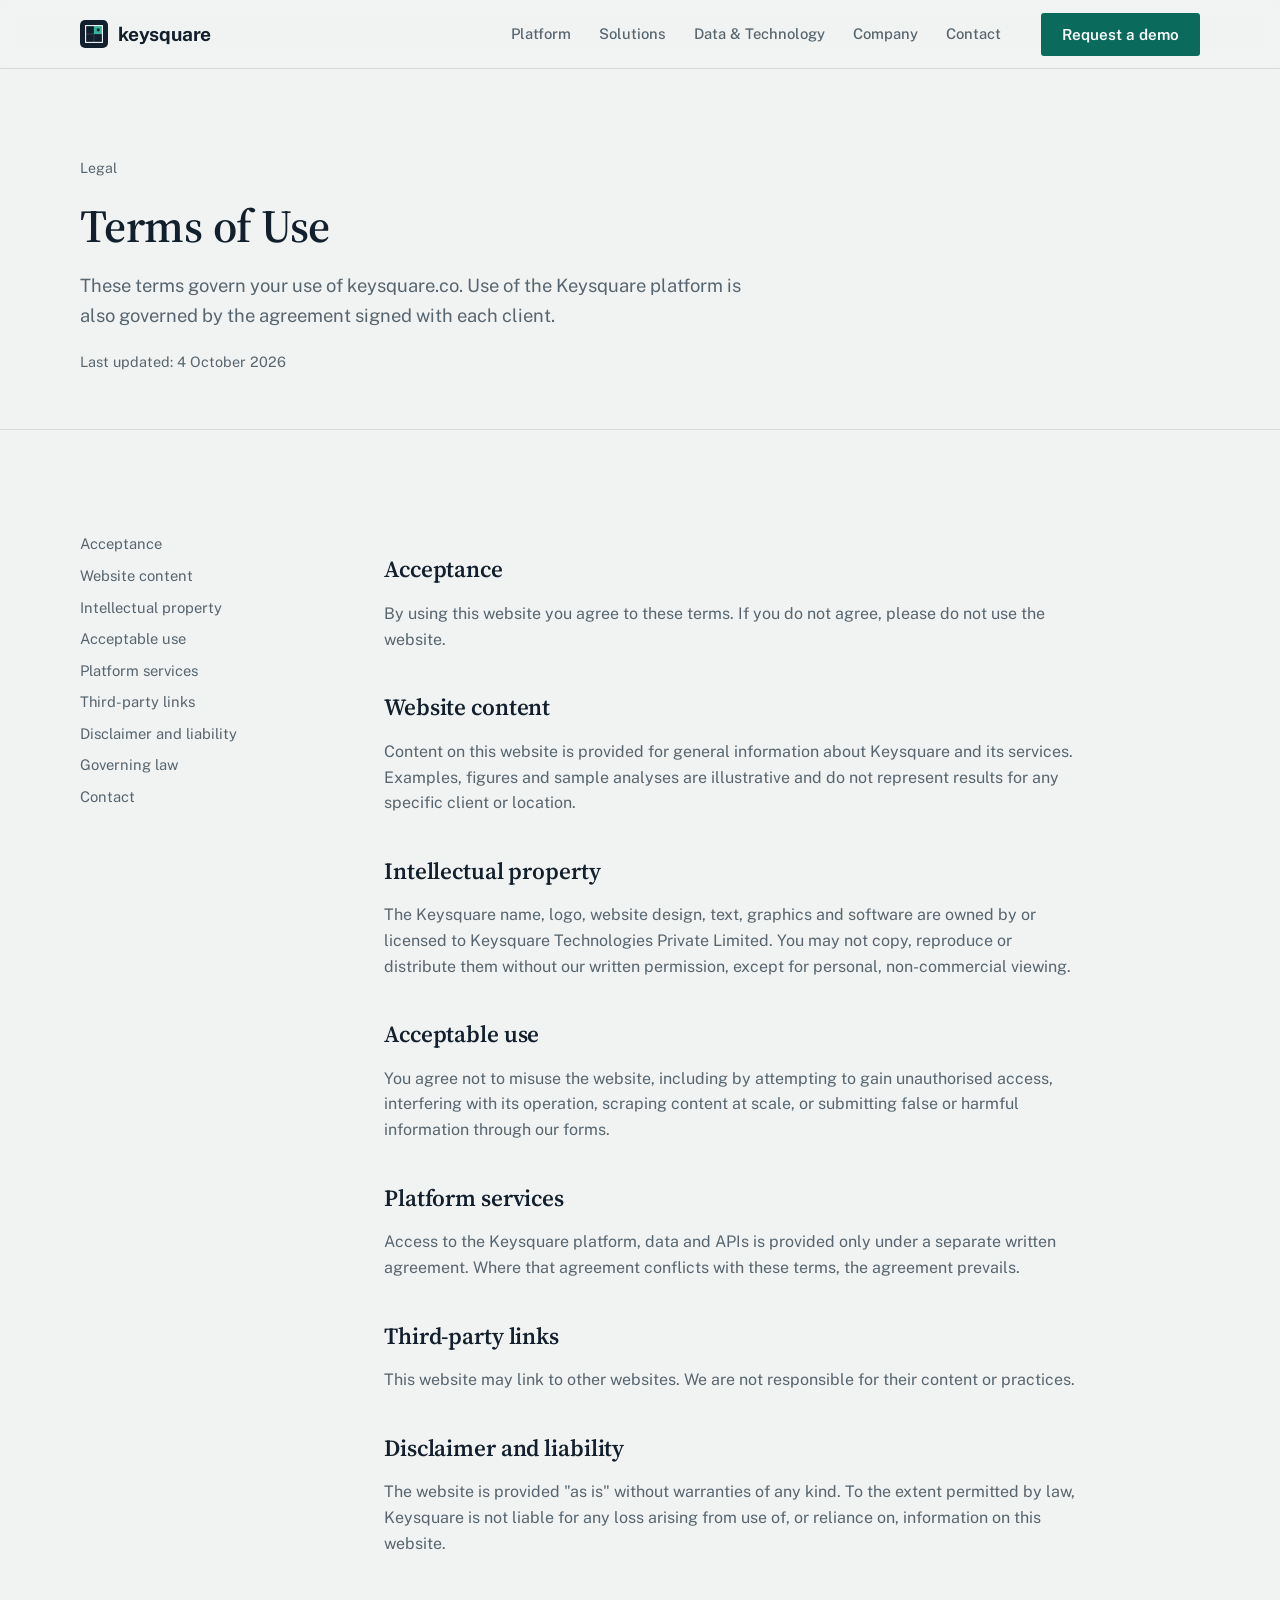
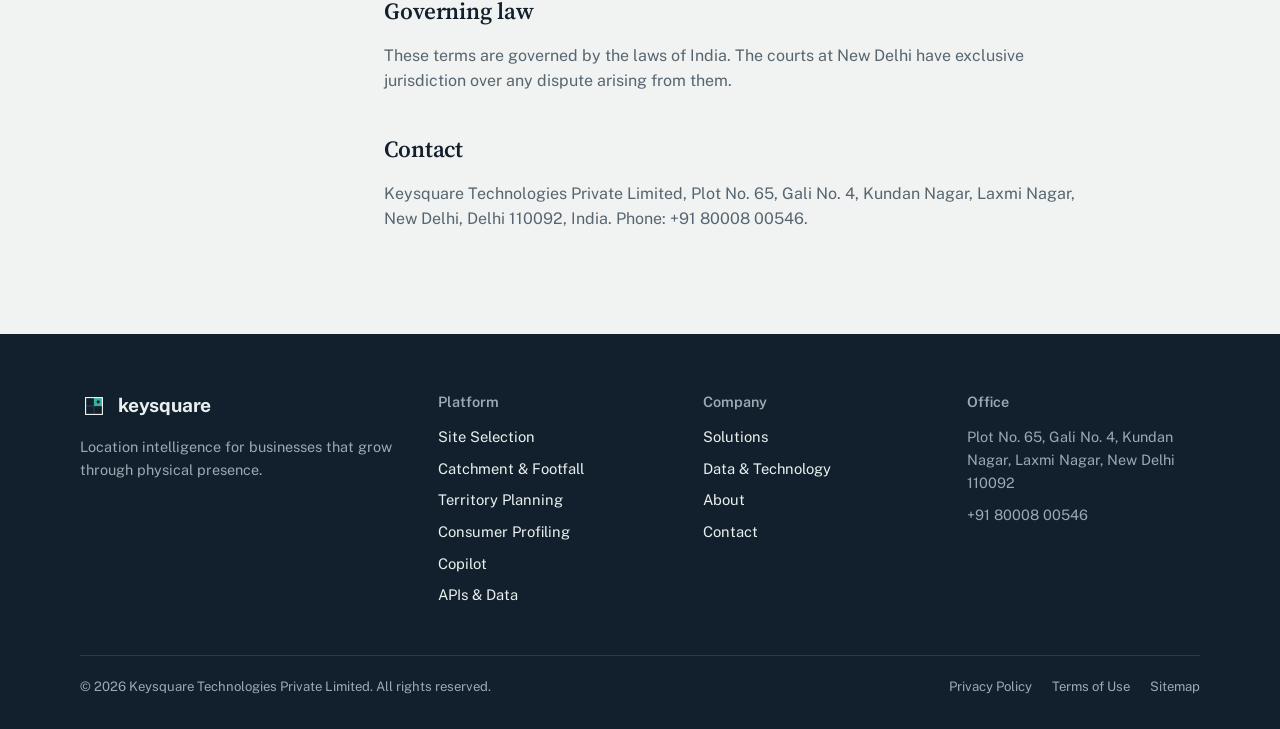
<file: terms-of-use.html>
<!doctype html>
<html lang="en-IN">
<head>
<meta charset="utf-8">
<meta name="viewport" content="width=device-width, initial-scale=1, viewport-fit=cover">
<title>Terms of Use | Keysquare</title>
<meta name="description" content="Terms governing the use of the keysquare.co website.">
<link rel="canonical" href="https://keysquare.co/terms-of-use.html">
<meta name="theme-color" content="#F1F3F2" media="(prefers-color-scheme: light)">
<meta name="theme-color" content="#0D141A" media="(prefers-color-scheme: dark)">

<link rel="icon" href="/favicon.ico" sizes="48x48">
<link rel="icon" href="/favicon.svg" type="image/svg+xml">
<link rel="icon" href="/favicon-32x32.png" type="image/png" sizes="32x32">
<link rel="icon" href="/favicon-16x16.png" type="image/png" sizes="16x16">
<link rel="apple-touch-icon" href="/apple-touch-icon.png">
<link rel="manifest" href="/site.webmanifest">

<meta property="og:type" content="website">
<meta property="og:site_name" content="Keysquare">
<meta property="og:title" content="Terms of Use | Keysquare">
<meta property="og:description" content="Terms governing the use of the keysquare.co website.">
<meta property="og:url" content="https://keysquare.co/terms-of-use.html">
<meta property="og:image" content="https://keysquare.co/assets/img/og-image.png">
<meta property="og:image:width" content="1200">
<meta property="og:image:height" content="630">
<meta property="og:locale" content="en_IN">
<meta name="twitter:card" content="summary_large_image">
<meta name="twitter:title" content="Terms of Use | Keysquare">
<meta name="twitter:description" content="Terms governing the use of the keysquare.co website.">
<meta name="twitter:image" content="https://keysquare.co/assets/img/og-image.png">

<link rel="preconnect" href="https://fonts.googleapis.com">
<link rel="preconnect" href="https://fonts.gstatic.com" crossorigin>
<link rel="stylesheet" href="https://fonts.googleapis.com/css2?family=IBM+Plex+Mono:wght@400;500&family=Public+Sans:wght@400;500;600;700&family=Source+Serif+4:opsz,wght@8..60,400..700&display=swap">
<link rel="stylesheet" href="/assets/css/style.css">

</head>
<body>
<a class="skip" href="#main">Skip to content</a>
<header class="top" id="top">
  <div class="wrap">
    <a class="brand" href="/" aria-label="Keysquare home"><img src="/favicon.svg" alt="" width="28" height="28">keysquare</a>
    <nav class="nav" aria-label="Primary">
      <a href="/platform.html">Platform</a>
      <a href="/solutions.html">Solutions</a>
      <a href="/technology.html">Data &amp; Technology</a>
      <a href="/about.html">Company</a>
      <a href="/contact.html">Contact</a>
    </nav>
    <a class="btn btn-primary" href="/contact.html">Request a demo</a>
    <button class="menu-btn" id="menuBtn" type="button" aria-expanded="false" aria-controls="top">Menu</button>
  </div>
</header>

<main id="main">
<section class="phead"><div class="wrap">
    <span class="crumb">Legal</span>
    <h1>Terms of Use</h1>
    <p class="lede">These terms govern your use of keysquare.co. Use of the Keysquare platform is also governed by the agreement signed with each client.</p>
    <p class="muted" style="font-size:.9rem">Last updated: 4 October 2026</p>
  </div></section>
  <section class="blk" style="border-bottom:0"><div class="wrap doc">
    <nav class="toc" aria-label="On this page"><a href="#accept">Acceptance</a><a href="#content">Website content</a><a href="#ip">Intellectual property</a><a href="#use">Acceptable use</a><a href="#services">Platform services</a><a href="#links">Third-party links</a><a href="#liability">Disclaimer and liability</a><a href="#law">Governing law</a><a href="#contact">Contact</a></nav>
    <div class="doc-body"><h2 id="accept">Acceptance</h2><p>By using this website you agree to these terms. If you do not agree, please do not use the website.</p><h2 id="content">Website content</h2><p>Content on this website is provided for general information about Keysquare and its services. Examples, figures and sample analyses are illustrative and do not represent results for any specific client or location.</p><h2 id="ip">Intellectual property</h2><p>The Keysquare name, logo, website design, text, graphics and software are owned by or licensed to Keysquare Technologies Private Limited. You may not copy, reproduce or distribute them without our written permission, except for personal, non-commercial viewing.</p><h2 id="use">Acceptable use</h2><p>You agree not to misuse the website, including by attempting to gain unauthorised access, interfering with its operation, scraping content at scale, or submitting false or harmful information through our forms.</p><h2 id="services">Platform services</h2><p>Access to the Keysquare platform, data and APIs is provided only under a separate written agreement. Where that agreement conflicts with these terms, the agreement prevails.</p><h2 id="links">Third-party links</h2><p>This website may link to other websites. We are not responsible for their content or practices.</p><h2 id="liability">Disclaimer and liability</h2><p>The website is provided "as is" without warranties of any kind. To the extent permitted by law, Keysquare is not liable for any loss arising from use of, or reliance on, information on this website.</p><h2 id="law">Governing law</h2><p>These terms are governed by the laws of India. The courts at New Delhi have exclusive jurisdiction over any dispute arising from them.</p><h2 id="contact">Contact</h2><p>Keysquare Technologies Private Limited, Plot No. 65, Gali No. 4, Kundan Nagar, Laxmi Nagar, New Delhi, Delhi 110092, India. Phone: +91 80008 00546.</p></div>
  </div></section>
</main>

<footer>
  <div class="wrap">
    <div class="foot">
      <div style="display:grid;gap:14px;align-content:start">
        <a class="brand" href="/"><img src="/favicon.svg" alt="" width="28" height="28">keysquare</a>
        <p>Location intelligence for businesses that grow through physical presence.</p>
      </div>
      <div><h5>Platform</h5><ul><li><a href="/platform.html#p-site">Site Selection</a></li><li><a href="/platform.html#p-catch">Catchment &amp; Footfall</a></li><li><a href="/platform.html#p-terr">Territory Planning</a></li><li><a href="/platform.html#p-cons">Consumer Profiling</a></li><li><a href="/platform.html#p-ai">Copilot</a></li><li><a href="/platform.html#p-api">APIs &amp; Data</a></li></ul></div>
      <div><h5>Company</h5><ul><li><a href="/solutions.html">Solutions</a></li><li><a href="/technology.html">Data &amp; Technology</a></li><li><a href="/about.html">About</a></li><li><a href="/contact.html">Contact</a></li></ul></div>
      <div><h5>Office</h5><p>Plot No. 65, Gali No. 4, Kundan Nagar, Laxmi Nagar, New Delhi 110092</p><p style="margin-top:8px">+91 80008 00546</p></div>
    </div>
    <div class="legal"><span>© <span id="year">2026</span> Keysquare Technologies Private Limited. All rights reserved.</span><span class="legal-links"><a href="/privacy-policy.html">Privacy Policy</a><a href="/terms-of-use.html">Terms of Use</a><a href="/sitemap.xml">Sitemap</a></span></div>
  </div>
</footer>
<script src="/assets/js/main.js" defer></script>
</body>
</html>
</file>
<file: assets/css/style.css>
/* Layout: survey-sheet grid. Hairline coordinates frame each section; one map surface carries the colour, everything else stays quiet. */
:root{
  --paper:#F1F3F2; --surface:#FFFFFF; --ink:#12202D; --muted:#56656F; --line:#D3DAD8; --soft:#E5EBE9;
  --accent:#0A6B5D; --accent-ink:#FFFFFF; --signal:#B97C14; --map:#E7ECEA; --road:#C7D0CD; --heat0:#DCE6E2; --heat1:#0A6B5D;
  --band:#12202D; --band-ink:#E9EFEE; --band-muted:#9AAAB2; --band-line:#2A3A47;
  --f-display:"Source Serif 4",Georgia,"Times New Roman",serif;
  --f-body:"Public Sans",system-ui,-apple-system,"Segoe UI",sans-serif;
  --f-mono:"IBM Plex Mono",ui-monospace,Menlo,Consolas,monospace;
  --wrap:1200px;
}
@media (prefers-color-scheme: dark){:root:not([data-theme="light"]){
  --paper:#0D141A; --surface:#131D25; --ink:#E4EBEA; --muted:#94A3AA; --line:#25333D; --soft:#18252E;
  --accent:#34B39C; --accent-ink:#04211B; --signal:#E2A646; --map:#0A1015; --road:#1F2C35; --heat0:#13202A; --heat1:#34B39C;
  --band:#081016; --band-ink:#E4EBEA; --band-muted:#8A9AA2; --band-line:#1E2C36; color-scheme:dark;}}
:root[data-theme="dark"]{
  --paper:#0D141A; --surface:#131D25; --ink:#E4EBEA; --muted:#94A3AA; --line:#25333D; --soft:#18252E;
  --accent:#34B39C; --accent-ink:#04211B; --signal:#E2A646; --map:#0A1015; --road:#1F2C35; --heat0:#13202A; --heat1:#34B39C;
  --band:#081016; --band-ink:#E4EBEA; --band-muted:#8A9AA2; --band-line:#1E2C36; color-scheme:dark;}

*{box-sizing:border-box}
html{-webkit-text-size-adjust:100%;scroll-behavior:smooth}
body{margin:0}
img,svg{max-width:100%}
[hidden]{display:none!important}
[id]{scroll-margin-top:96px}
body{background:var(--paper);color:var(--ink);font-family:var(--f-body);font-size:16px;line-height:1.6;-webkit-font-smoothing:antialiased}
a{color:inherit}
h1,h2{font-family:var(--f-display);font-weight:600;line-height:1.15;margin:0;text-wrap:balance;letter-spacing:-.005em}
h3,h4{font-family:var(--f-body);font-weight:600;line-height:1.3;margin:0;text-wrap:balance}
h1{font-size:clamp(2rem,3.6vw,2.9rem);line-height:1.12}
h2{font-size:clamp(1.6rem,2.8vw,2.2rem)}
h3{font-size:1.15rem}
p{margin:0}
.wrap{max-width:var(--wrap);margin:0 auto;padding-inline:clamp(16px,4vw,40px)}
.mono{font-family:var(--f-mono);font-size:.78rem;letter-spacing:.04em}
.eyebrow{font-family:var(--f-body);font-size:.9rem;font-weight:600;color:var(--accent);display:block}
.lede{font-size:1.15rem;color:var(--muted);max-width:62ch}
.muted{color:var(--muted)}
:focus-visible{outline:2px solid var(--accent);outline-offset:3px}

/* header */
.top{position:sticky;top:env(safe-area-inset-top,0px);z-index:20;background:color-mix(in srgb,var(--paper) 92%,transparent);backdrop-filter:blur(10px);border-bottom:1px solid var(--line)}
.top .wrap{display:flex;align-items:center;gap:28px;height:68px}
.brand{display:flex;align-items:center;gap:10px;text-decoration:none;font-family:var(--f-body);font-weight:700;font-size:1.2rem;letter-spacing:-.01em}
.brand svg{width:28px;height:28px;flex:none}
.nav{display:flex;gap:4px;margin-left:auto}
.nav a{text-decoration:none;font-size:.92rem;font-weight:500;padding:8px 12px;border-radius:4px;color:var(--muted)}
.nav a:hover{color:var(--ink)}
.nav a[aria-current="page"]{color:var(--ink);box-shadow:inset 0 -2px 0 var(--accent);border-radius:0}
.btn{display:inline-flex;align-items:center;gap:10px;font:600 .95rem var(--f-body);padding:12px 20px;border-radius:3px;text-decoration:none;border:1px solid transparent;cursor:pointer;transition:background .15s,color .15s,border-color .15s}
.btn-primary{background:var(--accent);color:var(--accent-ink)}
.btn-primary:hover{background:color-mix(in srgb,var(--accent) 86%,var(--ink))}
.btn-ghost{border-color:var(--line);color:var(--ink);background:transparent}
.btn-ghost:hover{border-color:var(--ink)}
.btn .arr{font-family:var(--f-mono)}
.menu-btn{display:none;margin-left:auto;background:none;border:1px solid var(--line);color:var(--ink);padding:8px 12px;border-radius:3px;font:500 .9rem var(--f-body);cursor:pointer}
@media (max-width:920px){
  .nav,.top .btn{display:none}
  .menu-btn{display:block}
  .top.open .nav{display:flex;position:absolute;top:68px;left:0;right:0;flex-direction:column;background:var(--surface);border-bottom:1px solid var(--line);padding:8px clamp(16px,4vw,40px) 16px}
  .top.open .nav a{padding:12px 0;border-bottom:1px solid var(--line)}
  .top.open .nav a[aria-current="page"]{box-shadow:none;color:var(--accent)}
}

/* sections */
section.blk{padding-block:clamp(56px,8vw,104px);border-bottom:1px solid var(--line)}
.sec-head{display:grid;grid-template-columns:minmax(0,1fr) minmax(0,1fr);gap:24px 64px;align-items:end;margin-bottom:48px}
.sec-head > div{display:grid;gap:16px}
@media (max-width:820px){.sec-head{grid-template-columns:1fr}}

/* hero */
.hero{padding-block:clamp(32px,4.5vw,64px) clamp(48px,6vw,80px);border-bottom:1px solid var(--line)}
.hero-grid{display:grid;grid-template-columns:minmax(0,1fr) minmax(0,1fr);gap:clamp(32px,5vw,72px);align-items:start}
.hero-copy{display:grid;gap:22px;padding-top:8px}
.hero-ctas{display:flex;flex-wrap:wrap;gap:12px;margin-top:8px}
.hero-meta{display:flex;flex-wrap:wrap;gap:10px 32px;margin-top:8px;padding-top:20px;border-top:1px solid var(--line);color:var(--muted);font-size:.92rem}
.hero-meta span{display:block}
.hero-meta b{color:var(--ink);font-weight:600;display:block;font-size:1rem}
@media (max-width:900px){.hero-grid{grid-template-columns:1fr}}

.mapcard{position:relative;background:var(--map);border:1px solid var(--line);border-radius:4px;overflow:hidden;max-width:100%}
.mapcard canvas{display:block;width:100%;aspect-ratio:5/4;max-width:100%}
.map-hud{position:absolute;inset:auto 12px 12px 12px;display:grid;grid-template-columns:repeat(3,minmax(0,1fr));background:var(--surface);border:1px solid var(--line);border-radius:3px}
.map-hud > div{padding:10px 14px;display:flex;flex-direction:column;justify-content:space-between;gap:4px;min-width:0}
.map-hud > div + div{border-left:1px solid var(--line)}
.map-hud .k{font-size:.78rem;color:var(--muted);white-space:nowrap;overflow:hidden;text-overflow:ellipsis}
.map-hud .v{font-family:var(--f-body);font-weight:700;font-size:1.3rem;font-variant-numeric:tabular-nums}
.map-tag{position:absolute;top:12px;left:12px;right:12px;display:flex;justify-content:space-between;gap:8px;font-size:.78rem;color:var(--muted)}
.map-tag span{background:var(--surface);border:1px solid var(--line);padding:4px 8px;border-radius:2px;white-space:nowrap;overflow:hidden;text-overflow:ellipsis}
.legend{display:flex;align-items:center;gap:8px}
.legend i{display:inline-block;width:60px;height:6px;background:linear-gradient(90deg,var(--heat0),var(--heat1))}

/* layer strip */
.layers{background:var(--band);color:var(--band-ink)}
.layers .wrap{display:grid;grid-template-columns:220px minmax(0,1fr);gap:32px;padding-block:28px;align-items:center}
.layers .lbl{font-size:.92rem;font-weight:600;color:var(--band-muted)}
.layers ul{list-style:none;margin:0;padding:0;display:flex;flex-wrap:wrap;gap:10px 28px}
.layers li{font-size:.95rem;display:flex;align-items:center;gap:10px}
.layers li::before{content:"";width:7px;height:7px;border:1.5px solid var(--signal);transform:rotate(45deg)}
@media (max-width:760px){.layers .wrap{grid-template-columns:1fr;gap:14px}}

/* modules */
.modules{display:grid;grid-template-columns:repeat(3,minmax(0,1fr));border-top:1px solid var(--ink)}
.module{padding:28px 28px 32px 0;display:grid;gap:14px;align-content:start}
.module + .module{padding-left:28px;border-left:1px solid var(--line)}
.module .code{font-size:.85rem;font-weight:600;color:var(--accent)}
.module ul{margin:6px 0 0;padding:0;list-style:none;display:grid;gap:8px}
.module li{font-size:.94rem;padding-left:18px;position:relative;color:var(--muted)}
.module li::before{content:"";position:absolute;left:0;top:.7em;width:8px;height:1px;background:var(--accent)}
@media (max-width:860px){.modules{grid-template-columns:1fr}.module,.module + .module{padding:24px 0;border-left:0;border-top:1px solid var(--line)}}

/* copilot */
.copilot{display:grid;grid-template-columns:minmax(0,.9fr) minmax(0,1.1fr);gap:clamp(32px,5vw,72px);align-items:start}
@media (max-width:900px){.copilot{grid-template-columns:1fr}}
.chat{background:var(--surface);border:1px solid var(--line);border-radius:4px;overflow:hidden}
.chat-bar{display:flex;justify-content:space-between;align-items:center;padding:12px 16px;border-bottom:1px solid var(--line)}
.chat-body{padding:20px 16px;display:grid;gap:16px}
.q{justify-self:end;max-width:88%;background:var(--soft);padding:12px 14px;border-radius:4px 4px 0 4px;font-size:.95rem}
.steps{display:grid;gap:6px;font-size:.85rem;color:var(--muted)}
.steps span::before{content:"✓ ";color:var(--accent)}
.ans{font-size:.95rem;display:grid;gap:12px}
.tbl-wrap{overflow-x:auto;border:1px solid var(--line);border-radius:3px}
table{border-collapse:collapse;width:100%;font-size:.88rem;font-variant-numeric:tabular-nums}
th,td{text-align:left;padding:9px 12px;border-bottom:1px solid var(--line);white-space:nowrap}
th{font-weight:600;font-size:.8rem;color:var(--muted);background:var(--paper)}
tr:last-child td{border-bottom:0}
.score{display:inline-flex;align-items:center;gap:8px}
.score i{display:inline-block;height:6px;background:var(--accent);border-radius:1px}
.pill{display:inline-block;font-size:.76rem;font-weight:600;padding:2px 8px;border-radius:2px;border:1px solid var(--line)}
.pill.go{color:var(--accent);border-color:color-mix(in srgb,var(--accent) 45%,transparent)}
.pill.wait{color:var(--signal);border-color:color-mix(in srgb,var(--signal) 45%,transparent)}
.points{display:grid;gap:22px;margin-top:28px}
.points > div{display:grid;grid-template-columns:28px minmax(0,1fr);gap:4px 14px}
.points .ic{width:22px;height:22px;border:1.5px solid var(--accent);border-radius:2px;display:grid;place-items:center;margin-top:3px}
.points .ic::after{content:"";width:6px;height:6px;background:var(--accent)}
.points h4{font-size:1.05rem;font-family:var(--f-body);font-weight:600;letter-spacing:0}
.points p{grid-column:2;color:var(--muted);font-size:.95rem}

/* scorer */
.scorer{display:grid;grid-template-columns:minmax(0,320px) minmax(0,1fr);gap:0;background:var(--surface);border:1px solid var(--line);border-radius:4px}
.weights{padding:24px;border-right:1px solid var(--line);display:grid;gap:20px;align-content:start}
.weights label{display:grid;gap:8px;font-size:.9rem;font-weight:500}
.weights .row{display:flex;justify-content:space-between}
.weights output{font-family:var(--f-mono);font-size:.8rem;color:var(--muted);font-variant-numeric:tabular-nums}
input[type=range]{width:100%;accent-color:var(--accent)}
.ranks{padding:8px 24px 16px;min-width:0}
.rank{display:grid;grid-template-columns:28px minmax(0,1fr) minmax(0,40%) 44px;gap:14px;align-items:center;padding:14px 0;border-bottom:1px solid var(--line)}
.rank:last-child{border-bottom:0}
.rank .n{font-family:var(--f-mono);font-size:.8rem;color:var(--muted)}
.rank .nm{font-weight:600;min-width:0}
.rank .nm small{display:block;font-weight:400;color:var(--muted);font-size:.82rem}
.bar{height:8px;background:var(--soft);border-radius:1px;overflow:hidden}
.bar i{display:block;height:100%;background:var(--accent);transition:width .35s ease}
.rank .s{font-family:var(--f-body);font-weight:700;font-size:1.2rem;text-align:right;font-variant-numeric:tabular-nums}
@media (max-width:760px){.scorer{grid-template-columns:1fr}.weights{border-right:0;border-bottom:1px solid var(--line)}.rank{grid-template-columns:24px minmax(0,1fr) 44px}.rank .bar{grid-column:2 / 4;grid-row:2}}
.note{font-size:.85rem;color:var(--muted);margin-top:12px}

/* process */
.process{display:grid;grid-template-columns:repeat(4,minmax(0,1fr));gap:0;counter-reset:st}
.process > div{padding:24px 24px 8px 0;border-top:2px solid var(--ink);display:grid;gap:10px;align-content:start;position:relative}
.process > div + div{padding-left:24px}
.process .st{font-size:.85rem;font-weight:600;color:var(--accent)}
.process p{color:var(--muted);font-size:.95rem}
@media (max-width:860px){.process{grid-template-columns:1fr 1fr;gap:24px}.process > div + div{padding-left:0}}
@media (max-width:520px){.process{grid-template-columns:1fr}}

/* industries */
.inds{display:grid;grid-template-columns:repeat(3,minmax(0,1fr));border-top:1px solid var(--line);border-left:1px solid var(--line)}
.ind{padding:24px;border-right:1px solid var(--line);border-bottom:1px solid var(--line);display:grid;gap:10px;align-content:start;background:var(--paper);transition:background .15s}
.ind:hover{background:var(--surface)}
.ind .q2{font-size:.92rem;color:var(--muted);font-style:italic}
.ind .tags{display:flex;flex-wrap:wrap;gap:6px;margin-top:4px}
@media (max-width:900px){.inds{grid-template-columns:1fr 1fr}}
@media (max-width:560px){.inds{grid-template-columns:1fr}}

/* band: compute */
.band{background:var(--band);color:var(--band-ink);border-bottom:0}
.band .eyebrow{color:var(--signal)}
.band .lede,.band .muted{color:var(--band-muted)}
.stats{display:grid;grid-template-columns:repeat(4,minmax(0,1fr));border-top:1px solid var(--band-line);margin-top:8px}
.stats > div{padding:24px 20px 0 0;display:grid;gap:6px}
.stats > div + div{padding-left:20px;border-left:1px solid var(--band-line)}
.stats .big{font-family:var(--f-display);font-weight:600;font-size:clamp(1.4rem,2.4vw,1.8rem);color:var(--band-ink)}
.stats p{color:var(--band-muted);font-size:.92rem}
@media (max-width:820px){.stats{grid-template-columns:1fr 1fr;gap:20px 0}.stats > div:nth-child(3){padding-left:0;border-left:0}}

/* coverage */
.cover{display:grid;grid-template-columns:minmax(0,1fr) minmax(0,1fr);gap:clamp(32px,5vw,72px);align-items:center}
@media (max-width:860px){.cover{grid-template-columns:1fr}}
.hier{display:grid;gap:0;border-left:1px solid var(--line)}
.hier > div{display:grid;grid-template-columns:120px minmax(0,1fr);gap:16px;padding:12px 0 12px 20px;position:relative;border-bottom:1px dashed var(--line)}
.hier > div::before{content:"";position:absolute;left:-4px;top:19px;width:7px;height:7px;background:var(--paper);border:1.5px solid var(--accent)}
.hier .lv{font-size:.88rem;color:var(--muted);padding-top:1px}
.hier b{font-weight:600}

/* cta */
.cta{display:grid;grid-template-columns:minmax(0,1.3fr) auto;gap:32px;align-items:end}
@media (max-width:760px){.cta{grid-template-columns:1fr}}

/* page heads */
.phead{padding-block:clamp(48px,7vw,88px) clamp(36px,5vw,56px);border-bottom:1px solid var(--line)}
.phead .wrap{display:grid;gap:20px}
.crumb{font-size:.88rem;color:var(--muted)}

/* platform detail */
.prod{display:grid;grid-template-columns:minmax(0,280px) minmax(0,1fr);gap:24px 64px;padding-block:44px;border-bottom:1px solid var(--line)}
.prod:last-child{border-bottom:0}
.prod .side{display:grid;gap:10px;align-content:start}
.prod .side .code{font-size:.85rem;font-weight:600;color:var(--muted)}
.prod .main{display:grid;gap:20px;min-width:0}
.prod .main > p{max-width:64ch;color:var(--muted);font-size:1.03rem}
.caps{display:grid;grid-template-columns:repeat(2,minmax(0,1fr));gap:14px 32px}
.caps div{border-top:1px solid var(--line);padding-top:12px;display:grid;gap:4px}
.caps b{font-weight:600;font-size:.97rem}
.caps span{color:var(--muted);font-size:.9rem}
@media (max-width:820px){.prod{grid-template-columns:1fr}.caps{grid-template-columns:1fr}}

/* solutions */
.sol{display:grid;grid-template-columns:minmax(0,1fr) minmax(0,1.4fr);gap:24px 64px;padding-block:40px;border-bottom:1px solid var(--line)}
.sol:last-child{border-bottom:0}
.sol .left{display:grid;gap:12px;align-content:start}
.sol blockquote{margin:0;padding-left:16px;border-left:2px solid var(--signal);font-family:var(--f-display);font-style:italic;font-size:1.1rem;font-weight:400;line-height:1.45;color:var(--muted)}
.uses{display:grid;grid-template-columns:repeat(2,minmax(0,1fr));gap:12px 28px;min-width:0}
.uses div{display:grid;gap:3px;padding:12px 0;border-top:1px solid var(--line)}
.uses b{font-weight:600;font-size:.95rem}
.uses span{color:var(--muted);font-size:.9rem}
@media (max-width:820px){.sol{grid-template-columns:1fr}.uses{grid-template-columns:1fr}}
.jump{display:flex;flex-wrap:wrap;gap:8px}
.jump a{font-size:.86rem;text-decoration:none;border:1px solid var(--line);padding:6px 12px;border-radius:2px;color:var(--muted)}
.jump a:hover{color:var(--ink);border-color:var(--ink)}

/* tech */
.pipe{display:grid;grid-template-columns:repeat(4,minmax(0,1fr));gap:0;border:1px solid var(--line);border-radius:4px;background:var(--surface)}
.pipe > div{padding:22px;display:grid;gap:10px;align-content:start;position:relative}
.pipe > div + div{border-left:1px solid var(--line)}
.pipe > div + div::before{content:"→";position:absolute;left:-9px;top:20px;background:var(--surface);font-family:var(--f-mono);color:var(--accent);font-size:.9rem;line-height:1;padding:2px 0}
.pipe .st{font-size:.85rem;font-weight:600;color:var(--accent)}
.pipe ul{margin:0;padding:0;list-style:none;display:grid;gap:6px;font-size:.88rem;color:var(--muted)}
@media (max-width:860px){.pipe{grid-template-columns:1fr 1fr}.pipe > div:nth-child(3){border-left:0}.pipe > div:nth-child(n+3){border-top:1px solid var(--line)}.pipe > div:nth-child(3)::before{display:none}}
@media (max-width:520px){.pipe{grid-template-columns:1fr}.pipe > div + div{border-left:0;border-top:1px solid var(--line)}.pipe > div + div::before{display:none}}
.dtable td:first-child{font-weight:600}
.dtable td{white-space:normal;vertical-align:top;min-width:140px}
.trust{display:grid;grid-template-columns:repeat(3,minmax(0,1fr));gap:24px 40px}
.trust > div{display:grid;gap:8px;border-top:1px solid var(--line);padding-top:16px}
.trust p{color:var(--muted);font-size:.94rem}
@media (max-width:820px){.trust{grid-template-columns:1fr}}

/* about */
.about-grid{display:grid;grid-template-columns:minmax(0,1fr) minmax(0,1fr);gap:clamp(32px,5vw,72px)}
@media (max-width:820px){.about-grid{grid-template-columns:1fr}}
.prose{display:grid;gap:18px;max-width:64ch}
.prose p{color:var(--muted);font-size:1.03rem}
.factsheet{border:1px solid var(--line);background:var(--surface);border-radius:4px}
.factsheet > div{display:grid;grid-template-columns:150px minmax(0,1fr);gap:16px;padding:14px 20px;border-bottom:1px solid var(--line)}
.factsheet > div:last-child{border-bottom:0}
.factsheet .k{font-size:.86rem;color:var(--muted);padding-top:1px}
@media (max-width:480px){.factsheet > div{grid-template-columns:1fr;gap:4px}}

/* contact */
.contact-grid{display:grid;grid-template-columns:minmax(0,1.2fr) minmax(0,.8fr);gap:clamp(32px,5vw,64px);align-items:start}
@media (max-width:860px){.contact-grid{grid-template-columns:1fr}}
form{display:grid;gap:18px;background:var(--surface);border:1px solid var(--line);border-radius:4px;padding:clamp(20px,3vw,32px)}
.frow{display:grid;grid-template-columns:1fr 1fr;gap:18px}
@media (max-width:560px){.frow{grid-template-columns:1fr}}
.field{display:grid;gap:6px;min-width:0}
.field label{font-size:.85rem;font-weight:600}
.field input,.field select,.field textarea{font:inherit;font-size:.95rem;padding:11px 12px;border:1px solid var(--line);border-radius:3px;background:var(--paper);color:var(--ink);width:100%}
.field textarea{min-height:110px;resize:vertical}
.field input:focus,.field select:focus,.field textarea:focus{outline:2px solid var(--accent);outline-offset:0;border-color:transparent}
.formnote{font-size:.85rem;color:var(--accent);font-weight:500}
.addr{display:grid;gap:24px}
.addr > div{display:grid;gap:6px;padding-bottom:20px;border-bottom:1px solid var(--line)}
.addr .k{font-size:.86rem;color:var(--muted)}
.copy{font:500 .78rem var(--f-mono);background:none;border:1px solid var(--line);color:var(--muted);padding:3px 8px;border-radius:2px;cursor:pointer;margin-left:10px}
.copy:hover{color:var(--ink);border-color:var(--ink)}

/* footer */
footer{background:var(--band);color:var(--band-ink);padding-block:56px 32px}
.foot{display:grid;grid-template-columns:minmax(0,1.4fr) repeat(3,minmax(0,1fr));gap:32px}
.foot h5{margin:0 0 12px;font-size:.9rem;font-weight:600;color:var(--band-muted)}
.foot ul{list-style:none;margin:0;padding:0;display:grid;gap:8px;font-size:.92rem}
.foot a{text-decoration:none;color:var(--band-ink)}
.foot a:hover{color:var(--signal)}
.foot p{color:var(--band-muted);font-size:.9rem}
.legal{margin-top:48px;padding-top:20px;border-top:1px solid var(--band-line);display:flex;flex-wrap:wrap;justify-content:space-between;gap:12px;color:var(--band-muted);font-size:.82rem}
@media (max-width:820px){.foot{grid-template-columns:1fr 1fr}.foot > div:first-child{grid-column:1 / -1}}
footer .brand{color:var(--band-ink)}

@media (prefers-reduced-motion:reduce){*{transition:none!important;animation:none!important}}

/* skip link */
.skip{position:absolute;left:-9999px;top:8px;background:var(--accent);color:var(--accent-ink);padding:10px 16px;z-index:50;border-radius:3px}
.skip:focus{left:16px}
.brand img{width:28px;height:28px;flex:none}
.formnote.err{color:var(--signal)}
.hp{position:absolute;left:-9999px;width:1px;height:1px;overflow:hidden}
.legal-links{display:flex;flex-wrap:wrap;gap:20px}
.legal-links a{color:var(--band-muted);text-decoration:none}
.legal-links a:hover{color:var(--band-ink)}

/* legal pages */
.doc{display:grid;grid-template-columns:minmax(0,240px) minmax(0,1fr);gap:clamp(24px,5vw,72px);align-items:start}
.toc{position:sticky;top:96px;display:grid;gap:8px;font-size:.92rem}
.toc a{color:var(--muted);text-decoration:none}
.toc a:hover{color:var(--ink)}
.doc-body{display:grid;gap:18px;max-width:70ch}
.doc-body h2{font-size:1.45rem;margin-top:24px}
.doc-body p,.doc-body li{color:var(--muted)}
.doc-body ul{margin:0;padding-left:20px;display:grid;gap:6px}
.doc-body strong{color:var(--ink)}
@media (max-width:820px){.doc{grid-template-columns:1fr}.toc{position:static}}

/* 404 */
.nf{padding-block:clamp(72px,12vw,160px);display:grid;gap:20px;justify-items:start}
.nf .code{font-family:var(--f-display);font-size:clamp(4rem,10vw,7rem);line-height:1;color:var(--accent)}
</file>
